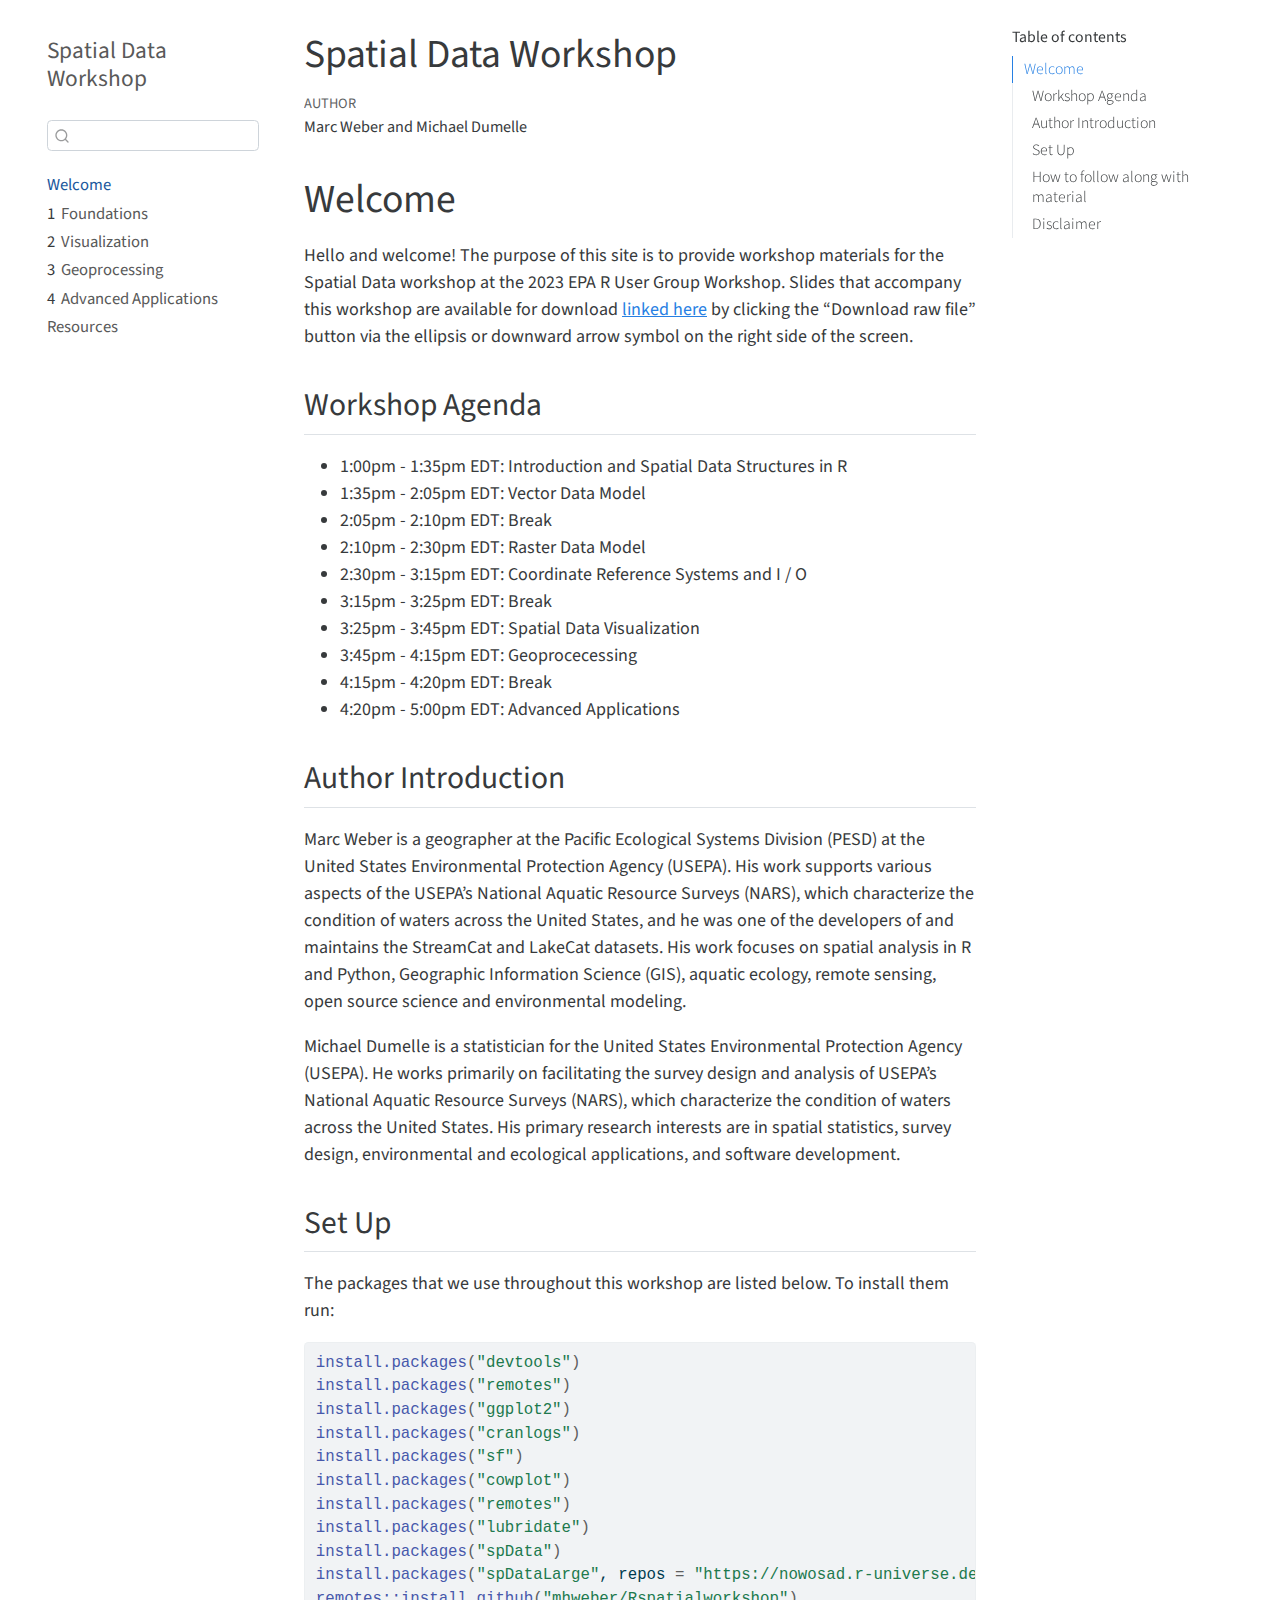
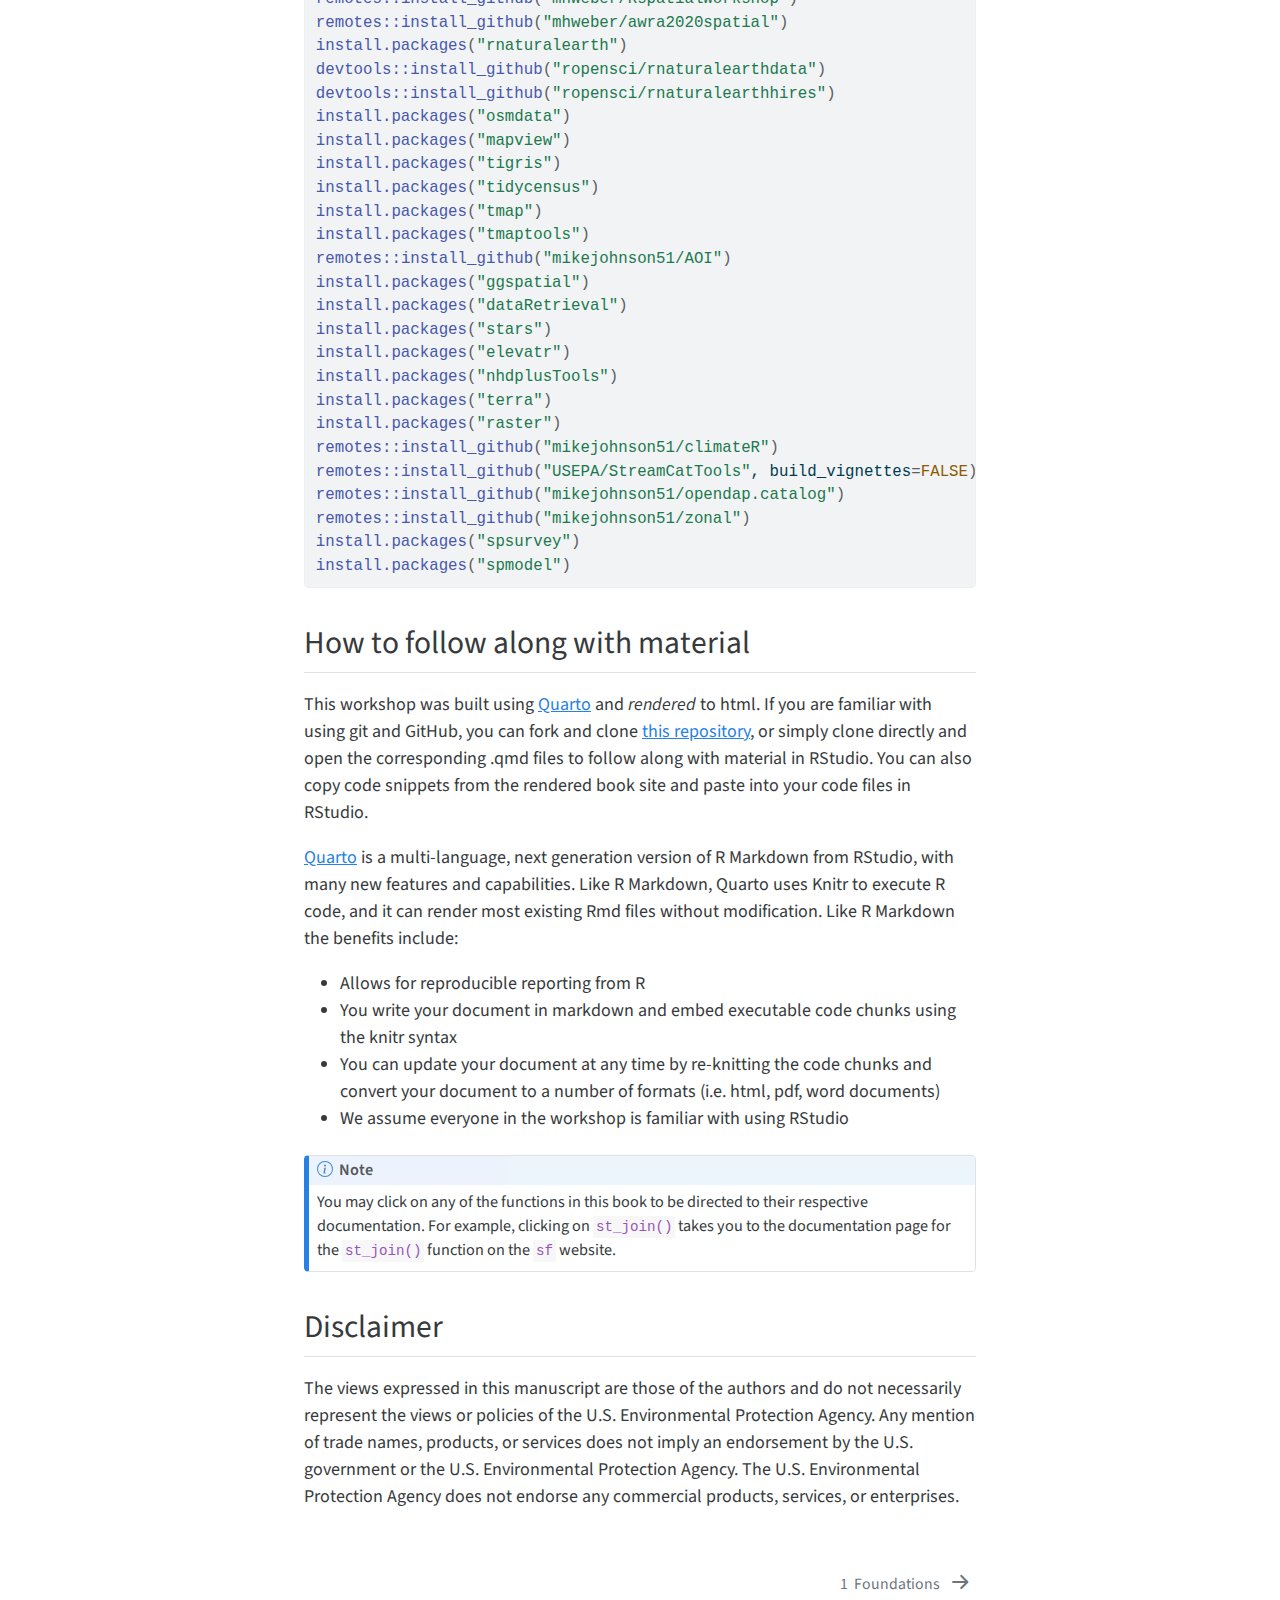
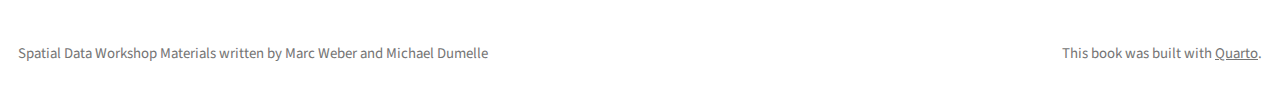
<file: docs/index.html>
<!DOCTYPE html>
<html xmlns="http://www.w3.org/1999/xhtml" lang="en" xml:lang="en"><head>
<meta http-equiv="Content-Type" content="text/html; charset=UTF-8">
<meta charset="utf-8">
<meta name="generator" content="quarto-1.2.269">
<meta name="viewport" content="width=device-width, initial-scale=1.0, user-scalable=yes">
<meta name="author" content="Marc Weber and Michael Dumelle">
<title>Spatial Data Workshop</title>
<style>
code{white-space: pre-wrap;}
span.smallcaps{font-variant: small-caps;}
div.columns{display: flex; gap: min(4vw, 1.5em);}
div.column{flex: auto; overflow-x: auto;}
div.hanging-indent{margin-left: 1.5em; text-indent: -1.5em;}
ul.task-list{list-style: none;}
ul.task-list li input[type="checkbox"] {
  width: 0.8em;
  margin: 0 0.8em 0.2em -1.6em;
  vertical-align: middle;
}
pre > code.sourceCode { white-space: pre; position: relative; }
pre > code.sourceCode > span { display: inline-block; line-height: 1.25; }
pre > code.sourceCode > span:empty { height: 1.2em; }
.sourceCode { overflow: visible; }
code.sourceCode > span { color: inherit; text-decoration: inherit; }
div.sourceCode { margin: 1em 0; }
pre.sourceCode { margin: 0; }
@media screen {
div.sourceCode { overflow: auto; }
}
@media print {
pre > code.sourceCode { white-space: pre-wrap; }
pre > code.sourceCode > span { text-indent: -5em; padding-left: 5em; }
}
pre.numberSource code
  { counter-reset: source-line 0; }
pre.numberSource code > span
  { position: relative; left: -4em; counter-increment: source-line; }
pre.numberSource code > span > a:first-child::before
  { content: counter(source-line);
    position: relative; left: -1em; text-align: right; vertical-align: baseline;
    border: none; display: inline-block;
    -webkit-touch-callout: none; -webkit-user-select: none;
    -khtml-user-select: none; -moz-user-select: none;
    -ms-user-select: none; user-select: none;
    padding: 0 4px; width: 4em;
    color: #aaaaaa;
  }
pre.numberSource { margin-left: 3em; border-left: 1px solid #aaaaaa;  padding-left: 4px; }
div.sourceCode
  {   }
@media screen {
pre > code.sourceCode > span > a:first-child::before { text-decoration: underline; }
}
code span.al { color: #ff0000; font-weight: bold; } /* Alert */
code span.an { color: #60a0b0; font-weight: bold; font-style: italic; } /* Annotation */
code span.at { color: #7d9029; } /* Attribute */
code span.bn { color: #40a070; } /* BaseN */
code span.bu { color: #008000; } /* BuiltIn */
code span.cf { color: #007020; font-weight: bold; } /* ControlFlow */
code span.ch { color: #4070a0; } /* Char */
code span.cn { color: #880000; } /* Constant */
code span.co { color: #60a0b0; font-style: italic; } /* Comment */
code span.cv { color: #60a0b0; font-weight: bold; font-style: italic; } /* CommentVar */
code span.do { color: #ba2121; font-style: italic; } /* Documentation */
code span.dt { color: #902000; } /* DataType */
code span.dv { color: #40a070; } /* DecVal */
code span.er { color: #ff0000; font-weight: bold; } /* Error */
code span.ex { } /* Extension */
code span.fl { color: #40a070; } /* Float */
code span.fu { color: #06287e; } /* Function */
code span.im { color: #008000; font-weight: bold; } /* Import */
code span.in { color: #60a0b0; font-weight: bold; font-style: italic; } /* Information */
code span.kw { color: #007020; font-weight: bold; } /* Keyword */
code span.op { color: #666666; } /* Operator */
code span.ot { color: #007020; } /* Other */
code span.pp { color: #bc7a00; } /* Preprocessor */
code span.sc { color: #4070a0; } /* SpecialChar */
code span.ss { color: #bb6688; } /* SpecialString */
code span.st { color: #4070a0; } /* String */
code span.va { color: #19177c; } /* Variable */
code span.vs { color: #4070a0; } /* VerbatimString */
code span.wa { color: #60a0b0; font-weight: bold; font-style: italic; } /* Warning */
</style>

<script src="site_libs/quarto-nav/quarto-nav.js"></script>
<script src="site_libs/quarto-nav/headroom.min.js"></script>
<script src="site_libs/clipboard/clipboard.min.js"></script>
<script src="site_libs/quarto-search/autocomplete.umd.js"></script>
<script src="site_libs/quarto-search/fuse.min.js"></script>
<script src="site_libs/quarto-search/quarto-search.js"></script>
<meta name="quarto:offset" content="./">
<link href="./foundations.html" rel="next">
<script src="site_libs/quarto-html/quarto.js"></script>
<script src="site_libs/quarto-html/popper.min.js"></script>
<script src="site_libs/quarto-html/tippy.umd.min.js"></script>
<script src="site_libs/quarto-html/anchor.min.js"></script>
<link href="site_libs/quarto-html/tippy.css" rel="stylesheet">
<link href="site_libs/quarto-html/quarto-syntax-highlighting.css" rel="stylesheet" id="quarto-text-highlighting-styles">
<script src="site_libs/bootstrap/bootstrap.min.js"></script>
<link href="site_libs/bootstrap/bootstrap-icons.css" rel="stylesheet">
<link href="site_libs/bootstrap/bootstrap.min.css" rel="stylesheet" id="quarto-bootstrap" data-mode="light"><script id="quarto-search-options" type="application/json">{
  "location": "sidebar",
  "copy-button": false,
  "collapse-after": 3,
  "panel-placement": "start",
  "type": "textbox",
  "limit": 20,
  "language": {
    "search-no-results-text": "No results",
    "search-matching-documents-text": "matching documents",
    "search-copy-link-title": "Copy link to search",
    "search-hide-matches-text": "Hide additional matches",
    "search-more-match-text": "more match in this document",
    "search-more-matches-text": "more matches in this document",
    "search-clear-button-title": "Clear",
    "search-detached-cancel-button-title": "Cancel",
    "search-submit-button-title": "Submit"
  }
}</script>
</head>
<body class="nav-sidebar floating">

<div id="quarto-search-results"></div>
  <header id="quarto-header" class="headroom fixed-top"><nav class="quarto-secondary-nav" data-bs-toggle="collapse" data-bs-target="#quarto-sidebar" aria-controls="quarto-sidebar" aria-expanded="false" aria-label="Toggle sidebar navigation" onclick="if (window.quartoToggleHeadroom) { window.quartoToggleHeadroom(); }"><div class="container-fluid d-flex justify-content-between">
      <h1 class="quarto-secondary-nav-title">Spatial Data Workshop</h1>
      <button type="button" class="quarto-btn-toggle btn" aria-label="Show secondary navigation">
        <i class="bi bi-chevron-right"></i>
      </button>
    </div>
  </nav></header><!-- content --><div id="quarto-content" class="quarto-container page-columns page-rows-contents page-layout-article">
<!-- sidebar -->
  <nav id="quarto-sidebar" class="sidebar collapse sidebar-navigation floating overflow-auto"><div class="pt-lg-2 mt-2 text-left sidebar-header">
    <div class="sidebar-title mb-0 py-0">
      <a href="./">Spatial Data Workshop</a> 
    </div>
      </div>
      <div class="mt-2 flex-shrink-0 align-items-center">
        <div class="sidebar-search">
        <div id="quarto-search" class="" title="Search"></div>
        </div>
      </div>
    <div class="sidebar-menu-container"> 
    <ul class="list-unstyled mt-1">
<li class="sidebar-item">
  <div class="sidebar-item-container"> 
  <a href="./index.html" class="sidebar-item-text sidebar-link active">Welcome</a>
  </div>
</li>
        <li class="sidebar-item">
  <div class="sidebar-item-container"> 
  <a href="./foundations.html" class="sidebar-item-text sidebar-link"><span class="chapter-number">1</span>&nbsp; <span class="chapter-title">Foundations</span></a>
  </div>
</li>
        <li class="sidebar-item">
  <div class="sidebar-item-container"> 
  <a href="./visualization.html" class="sidebar-item-text sidebar-link"><span class="chapter-number">2</span>&nbsp; <span class="chapter-title">Visualization</span></a>
  </div>
</li>
        <li class="sidebar-item">
  <div class="sidebar-item-container"> 
  <a href="./geoprocessing.html" class="sidebar-item-text sidebar-link"><span class="chapter-number">3</span>&nbsp; <span class="chapter-title">Geoprocessing</span></a>
  </div>
</li>
        <li class="sidebar-item">
  <div class="sidebar-item-container"> 
  <a href="./advanced_applications.html" class="sidebar-item-text sidebar-link"><span class="chapter-number">4</span>&nbsp; <span class="chapter-title">Advanced Applications</span></a>
  </div>
</li>
        <li class="sidebar-item">
  <div class="sidebar-item-container"> 
  <a href="./resources.html" class="sidebar-item-text sidebar-link">Resources</a>
  </div>
</li>
    </ul>
</div>
</nav><!-- margin-sidebar --><div id="quarto-margin-sidebar" class="sidebar margin-sidebar">
        <nav id="TOC" role="doc-toc" class="toc-active"><h2 id="toc-title">Table of contents</h2>
   
  <ul>
<li>
<a href="#sec-intro" id="toc-sec-intro" class="nav-link active" data-scroll-target="#sec-intro">Welcome</a>
  <ul>
<li><a href="#workshop-agenda" id="toc-workshop-agenda" class="nav-link" data-scroll-target="#workshop-agenda">Workshop Agenda</a></li>
  <li><a href="#author-introduction" id="toc-author-introduction" class="nav-link" data-scroll-target="#author-introduction">Author Introduction</a></li>
  <li><a href="#set-up" id="toc-set-up" class="nav-link" data-scroll-target="#set-up">Set Up</a></li>
  <li><a href="#how-to-follow-along-with-material" id="toc-how-to-follow-along-with-material" class="nav-link" data-scroll-target="#how-to-follow-along-with-material">How to follow along with material</a></li>
  <li><a href="#disclaimer" id="toc-disclaimer" class="nav-link" data-scroll-target="#disclaimer">Disclaimer</a></li>
  </ul>
</li>
  </ul></nav>
    </div>
<!-- main -->
<main class="content" id="quarto-document-content"><header id="title-block-header" class="quarto-title-block default"><div class="quarto-title">
<h1 class="title d-none d-lg-block">Spatial Data Workshop</h1>
</div>



<div class="quarto-title-meta">

    <div>
    <div class="quarto-title-meta-heading">Author</div>
    <div class="quarto-title-meta-contents">
             <p>Marc Weber and Michael Dumelle </p>
          </div>
  </div>
    
  
    
  </div>
  

</header><section id="sec-intro" class="level1 unnumbered"><h1 class="unnumbered">Welcome</h1>
<p>Hello and welcome! The purpose of this site is to provide workshop materials for the Spatial Data workshop at the 2023 EPA R User Group Workshop. Slides that accompany this workshop are available for download <a href="https://github.com/USEPA/spatialdata.epaR2023/blob/main/slides.html">linked here</a> by clicking the “Download raw file” button via the ellipsis or downward arrow symbol on the right side of the screen.</p>
<section id="workshop-agenda" class="level2"><h2 class="anchored" data-anchor-id="workshop-agenda">Workshop Agenda</h2>
<ul>
<li>1:00pm - 1:35pm EDT: Introduction and Spatial Data Structures in R</li>
<li>1:35pm - 2:05pm EDT: Vector Data Model</li>
<li>2:05pm - 2:10pm EDT: Break</li>
<li>2:10pm - 2:30pm EDT: Raster Data Model</li>
<li>2:30pm - 3:15pm EDT: Coordinate Reference Systems and I / O</li>
<li>3:15pm - 3:25pm EDT: Break</li>
<li>3:25pm - 3:45pm EDT: Spatial Data Visualization</li>
<li>3:45pm - 4:15pm EDT: Geoprocecessing</li>
<li>4:15pm - 4:20pm EDT: Break</li>
<li>4:20pm - 5:00pm EDT: Advanced Applications</li>
</ul></section><section id="author-introduction" class="level2"><h2 class="anchored" data-anchor-id="author-introduction">Author Introduction</h2>
<p>Marc Weber is a geographer at the Pacific Ecological Systems Division (PESD) at the United States Environmental Protection Agency (USEPA). His work supports various aspects of the USEPA’s National Aquatic Resource Surveys (NARS), which characterize the condition of waters across the United States, and he was one of the developers of and maintains the StreamCat and LakeCat datasets. His work focuses on spatial analysis in R and Python, Geographic Information Science (GIS), aquatic ecology, remote sensing, open source science and environmental modeling.</p>
<p>Michael Dumelle is a statistician for the United States Environmental Protection Agency (USEPA). He works primarily on facilitating the survey design and analysis of USEPA’s National Aquatic Resource Surveys (NARS), which characterize the condition of waters across the United States. His primary research interests are in spatial statistics, survey design, environmental and ecological applications, and software development.</p>
</section><section id="set-up" class="level2"><h2 class="anchored" data-anchor-id="set-up">Set Up</h2>
<p>The packages that we use throughout this workshop are listed below. To install them run:</p>
<div class="cell">
<div class="sourceCode" id="cb1"><pre class="downlit sourceCode r code-with-copy"><code class="sourceCode R"><span><span class="fu"><a href="https://rdrr.io/r/utils/install.packages.html">install.packages</a></span><span class="op">(</span><span class="st">"devtools"</span><span class="op">)</span></span>
<span><span class="fu"><a href="https://rdrr.io/r/utils/install.packages.html">install.packages</a></span><span class="op">(</span><span class="st">"remotes"</span><span class="op">)</span></span>
<span><span class="fu"><a href="https://rdrr.io/r/utils/install.packages.html">install.packages</a></span><span class="op">(</span><span class="st">"ggplot2"</span><span class="op">)</span></span>
<span><span class="fu"><a href="https://rdrr.io/r/utils/install.packages.html">install.packages</a></span><span class="op">(</span><span class="st">"cranlogs"</span><span class="op">)</span></span>
<span><span class="fu"><a href="https://rdrr.io/r/utils/install.packages.html">install.packages</a></span><span class="op">(</span><span class="st">"sf"</span><span class="op">)</span></span>
<span><span class="fu"><a href="https://rdrr.io/r/utils/install.packages.html">install.packages</a></span><span class="op">(</span><span class="st">"cowplot"</span><span class="op">)</span></span>
<span><span class="fu"><a href="https://rdrr.io/r/utils/install.packages.html">install.packages</a></span><span class="op">(</span><span class="st">"remotes"</span><span class="op">)</span></span>
<span><span class="fu"><a href="https://rdrr.io/r/utils/install.packages.html">install.packages</a></span><span class="op">(</span><span class="st">"lubridate"</span><span class="op">)</span></span>
<span><span class="fu"><a href="https://rdrr.io/r/utils/install.packages.html">install.packages</a></span><span class="op">(</span><span class="st">"spData"</span><span class="op">)</span></span>
<span><span class="fu"><a href="https://rdrr.io/r/utils/install.packages.html">install.packages</a></span><span class="op">(</span><span class="st">"spDataLarge"</span>, repos <span class="op">=</span> <span class="st">"https://nowosad.r-universe.dev"</span><span class="op">)</span></span>
<span><span class="fu">remotes</span><span class="fu">::</span><span class="fu"><a href="https://remotes.r-lib.org/reference/install_github.html">install_github</a></span><span class="op">(</span><span class="st">"mhweber/Rspatialworkshop"</span><span class="op">)</span></span>
<span><span class="fu">remotes</span><span class="fu">::</span><span class="fu"><a href="https://remotes.r-lib.org/reference/install_github.html">install_github</a></span><span class="op">(</span><span class="st">"mhweber/awra2020spatial"</span><span class="op">)</span></span>
<span><span class="fu"><a href="https://rdrr.io/r/utils/install.packages.html">install.packages</a></span><span class="op">(</span><span class="st">"rnaturalearth"</span><span class="op">)</span></span>
<span><span class="fu">devtools</span><span class="fu">::</span><span class="fu"><a href="https://remotes.r-lib.org/reference/install_github.html">install_github</a></span><span class="op">(</span><span class="st">"ropensci/rnaturalearthdata"</span><span class="op">)</span></span>
<span><span class="fu">devtools</span><span class="fu">::</span><span class="fu"><a href="https://remotes.r-lib.org/reference/install_github.html">install_github</a></span><span class="op">(</span><span class="st">"ropensci/rnaturalearthhires"</span><span class="op">)</span></span>
<span><span class="fu"><a href="https://rdrr.io/r/utils/install.packages.html">install.packages</a></span><span class="op">(</span><span class="st">"osmdata"</span><span class="op">)</span></span>
<span><span class="fu"><a href="https://rdrr.io/r/utils/install.packages.html">install.packages</a></span><span class="op">(</span><span class="st">"mapview"</span><span class="op">)</span></span>
<span><span class="fu"><a href="https://rdrr.io/r/utils/install.packages.html">install.packages</a></span><span class="op">(</span><span class="st">"tigris"</span><span class="op">)</span></span>
<span><span class="fu"><a href="https://rdrr.io/r/utils/install.packages.html">install.packages</a></span><span class="op">(</span><span class="st">"tidycensus"</span><span class="op">)</span></span>
<span><span class="fu"><a href="https://rdrr.io/r/utils/install.packages.html">install.packages</a></span><span class="op">(</span><span class="st">"tmap"</span><span class="op">)</span></span>
<span><span class="fu"><a href="https://rdrr.io/r/utils/install.packages.html">install.packages</a></span><span class="op">(</span><span class="st">"tmaptools"</span><span class="op">)</span></span>
<span><span class="fu">remotes</span><span class="fu">::</span><span class="fu"><a href="https://remotes.r-lib.org/reference/install_github.html">install_github</a></span><span class="op">(</span><span class="st">"mikejohnson51/AOI"</span><span class="op">)</span></span>
<span><span class="fu"><a href="https://rdrr.io/r/utils/install.packages.html">install.packages</a></span><span class="op">(</span><span class="st">"ggspatial"</span><span class="op">)</span></span>
<span><span class="fu"><a href="https://rdrr.io/r/utils/install.packages.html">install.packages</a></span><span class="op">(</span><span class="st">"dataRetrieval"</span><span class="op">)</span></span>
<span><span class="fu"><a href="https://rdrr.io/r/utils/install.packages.html">install.packages</a></span><span class="op">(</span><span class="st">"stars"</span><span class="op">)</span></span>
<span><span class="fu"><a href="https://rdrr.io/r/utils/install.packages.html">install.packages</a></span><span class="op">(</span><span class="st">"elevatr"</span><span class="op">)</span></span>
<span><span class="fu"><a href="https://rdrr.io/r/utils/install.packages.html">install.packages</a></span><span class="op">(</span><span class="st">"nhdplusTools"</span><span class="op">)</span></span>
<span><span class="fu"><a href="https://rdrr.io/r/utils/install.packages.html">install.packages</a></span><span class="op">(</span><span class="st">"terra"</span><span class="op">)</span></span>
<span><span class="fu"><a href="https://rdrr.io/r/utils/install.packages.html">install.packages</a></span><span class="op">(</span><span class="st">"raster"</span><span class="op">)</span></span>
<span><span class="fu">remotes</span><span class="fu">::</span><span class="fu"><a href="https://remotes.r-lib.org/reference/install_github.html">install_github</a></span><span class="op">(</span><span class="st">"mikejohnson51/climateR"</span><span class="op">)</span></span>
<span><span class="fu">remotes</span><span class="fu">::</span><span class="fu"><a href="https://remotes.r-lib.org/reference/install_github.html">install_github</a></span><span class="op">(</span><span class="st">"USEPA/StreamCatTools"</span>, build_vignettes<span class="op">=</span><span class="cn">FALSE</span><span class="op">)</span></span>
<span><span class="fu">remotes</span><span class="fu">::</span><span class="fu"><a href="https://remotes.r-lib.org/reference/install_github.html">install_github</a></span><span class="op">(</span><span class="st">"mikejohnson51/opendap.catalog"</span><span class="op">)</span></span>
<span><span class="fu">remotes</span><span class="fu">::</span><span class="fu"><a href="https://remotes.r-lib.org/reference/install_github.html">install_github</a></span><span class="op">(</span><span class="st">"mikejohnson51/zonal"</span><span class="op">)</span></span>
<span><span class="fu"><a href="https://rdrr.io/r/utils/install.packages.html">install.packages</a></span><span class="op">(</span><span class="st">"spsurvey"</span><span class="op">)</span></span>
<span><span class="fu"><a href="https://rdrr.io/r/utils/install.packages.html">install.packages</a></span><span class="op">(</span><span class="st">"spmodel"</span><span class="op">)</span></span></code><button title="Copy to Clipboard" class="code-copy-button"><i class="bi"></i></button></pre></div>
</div>
</section><section id="how-to-follow-along-with-material" class="level2"><h2 class="anchored" data-anchor-id="how-to-follow-along-with-material">How to follow along with material</h2>
<p>This workshop was built using <a href="https://quarto.org/">Quarto</a> and <em>rendered</em> to html. If you are familiar with using git and GitHub, you can fork and clone <a href="https://github.com/mhweber/spatialdata.epaR2023.git">this repository</a>, or simply clone directly and open the corresponding .qmd files to follow along with material in RStudio. You can also copy code snippets from the rendered book site and paste into your code files in RStudio.</p>
<p><a href="https://quarto.org/">Quarto</a> is a multi-language, next generation version of R Markdown from RStudio, with many new features and capabilities. Like R Markdown, Quarto uses Knitr to execute R code, and it can render most existing Rmd files without modification. Like R Markdown the benefits include:</p>
<ul>
<li>Allows for reproducible reporting from R</li>
<li>You write your document in markdown and embed executable code chunks using the knitr syntax</li>
<li>You can update your document at any time by re-knitting the code chunks and convert your document to a number of formats (i.e.&nbsp;html, pdf, word documents)</li>
<li>We assume everyone in the workshop is familiar with using RStudio</li>
</ul>
<div class="cell">

</div>
<div class="callout-note callout callout-style-default callout-captioned">
<div class="callout-header d-flex align-content-center">
<div class="callout-icon-container">
<i class="callout-icon"></i>
</div>
<div class="callout-caption-container flex-fill">
Note
</div>
</div>
<div class="callout-body-container callout-body">
<p>You may click on any of the functions in this book to be directed to their respective documentation. For example, clicking on <code>st_join()</code> takes you to the documentation page for the <code>st_join()</code> function on the <code>sf</code> website.</p>
</div>
</div>
</section><section id="disclaimer" class="level2"><h2 class="anchored" data-anchor-id="disclaimer">Disclaimer</h2>
<p>The views expressed in this manuscript are those of the authors and do not necessarily represent the views or policies of the U.S. Environmental Protection Agency. Any mention of trade names, products, or services does not imply an endorsement by the U.S. government or the U.S. Environmental Protection Agency. The U.S. Environmental Protection Agency does not endorse any commercial products, services, or enterprises.</p>


</section></section></main><!-- /main --><script id="quarto-html-after-body" type="application/javascript">
window.document.addEventListener("DOMContentLoaded", function (event) {
  const toggleBodyColorMode = (bsSheetEl) => {
    const mode = bsSheetEl.getAttribute("data-mode");
    const bodyEl = window.document.querySelector("body");
    if (mode === "dark") {
      bodyEl.classList.add("quarto-dark");
      bodyEl.classList.remove("quarto-light");
    } else {
      bodyEl.classList.add("quarto-light");
      bodyEl.classList.remove("quarto-dark");
    }
  }
  const toggleBodyColorPrimary = () => {
    const bsSheetEl = window.document.querySelector("link#quarto-bootstrap");
    if (bsSheetEl) {
      toggleBodyColorMode(bsSheetEl);
    }
  }
  toggleBodyColorPrimary();  
  const icon = "";
  const anchorJS = new window.AnchorJS();
  anchorJS.options = {
    placement: 'right',
    icon: icon
  };
  anchorJS.add('.anchored');
  const clipboard = new window.ClipboardJS('.code-copy-button', {
    target: function(trigger) {
      return trigger.previousElementSibling;
    }
  });
  clipboard.on('success', function(e) {
    // button target
    const button = e.trigger;
    // don't keep focus
    button.blur();
    // flash "checked"
    button.classList.add('code-copy-button-checked');
    var currentTitle = button.getAttribute("title");
    button.setAttribute("title", "Copied!");
    let tooltip;
    if (window.bootstrap) {
      button.setAttribute("data-bs-toggle", "tooltip");
      button.setAttribute("data-bs-placement", "left");
      button.setAttribute("data-bs-title", "Copied!");
      tooltip = new bootstrap.Tooltip(button, 
        { trigger: "manual", 
          customClass: "code-copy-button-tooltip",
          offset: [0, -8]});
      tooltip.show();    
    }
    setTimeout(function() {
      if (tooltip) {
        tooltip.hide();
        button.removeAttribute("data-bs-title");
        button.removeAttribute("data-bs-toggle");
        button.removeAttribute("data-bs-placement");
      }
      button.setAttribute("title", currentTitle);
      button.classList.remove('code-copy-button-checked');
    }, 1000);
    // clear code selection
    e.clearSelection();
  });
  function tippyHover(el, contentFn) {
    const config = {
      allowHTML: true,
      content: contentFn,
      maxWidth: 500,
      delay: 100,
      arrow: false,
      appendTo: function(el) {
          return el.parentElement;
      },
      interactive: true,
      interactiveBorder: 10,
      theme: 'quarto',
      placement: 'bottom-start'
    };
    window.tippy(el, config); 
  }
  const noterefs = window.document.querySelectorAll('a[role="doc-noteref"]');
  for (var i=0; i<noterefs.length; i++) {
    const ref = noterefs[i];
    tippyHover(ref, function() {
      // use id or data attribute instead here
      let href = ref.getAttribute('data-footnote-href') || ref.getAttribute('href');
      try { href = new URL(href).hash; } catch {}
      const id = href.replace(/^#\/?/, "");
      const note = window.document.getElementById(id);
      return note.innerHTML;
    });
  }
  const findCites = (el) => {
    const parentEl = el.parentElement;
    if (parentEl) {
      const cites = parentEl.dataset.cites;
      if (cites) {
        return {
          el,
          cites: cites.split(' ')
        };
      } else {
        return findCites(el.parentElement)
      }
    } else {
      return undefined;
    }
  };
  var bibliorefs = window.document.querySelectorAll('a[role="doc-biblioref"]');
  for (var i=0; i<bibliorefs.length; i++) {
    const ref = bibliorefs[i];
    const citeInfo = findCites(ref);
    if (citeInfo) {
      tippyHover(citeInfo.el, function() {
        var popup = window.document.createElement('div');
        citeInfo.cites.forEach(function(cite) {
          var citeDiv = window.document.createElement('div');
          citeDiv.classList.add('hanging-indent');
          citeDiv.classList.add('csl-entry');
          var biblioDiv = window.document.getElementById('ref-' + cite);
          if (biblioDiv) {
            citeDiv.innerHTML = biblioDiv.innerHTML;
          }
          popup.appendChild(citeDiv);
        });
        return popup.innerHTML;
      });
    }
  }
});
</script><nav class="page-navigation"><div class="nav-page nav-page-previous">
  </div>
  <div class="nav-page nav-page-next">
      <a href="./foundations.html" class="pagination-link">
        <span class="nav-page-text"><span class="chapter-number">1</span>&nbsp; <span class="chapter-title">Foundations</span></span> <i class="bi bi-arrow-right-short"></i>
      </a>
  </div>
</nav>
</div> <!-- /content -->
<footer class="footer"><div class="nav-footer">
    <div class="nav-footer-left">Spatial Data Workshop Materials written by Marc Weber and Michael Dumelle</div>   
    <div class="nav-footer-right">This book was built with <a href="https://quarto.org/">Quarto</a>.</div>
  </div>
</footer>


</body></html>
</file>
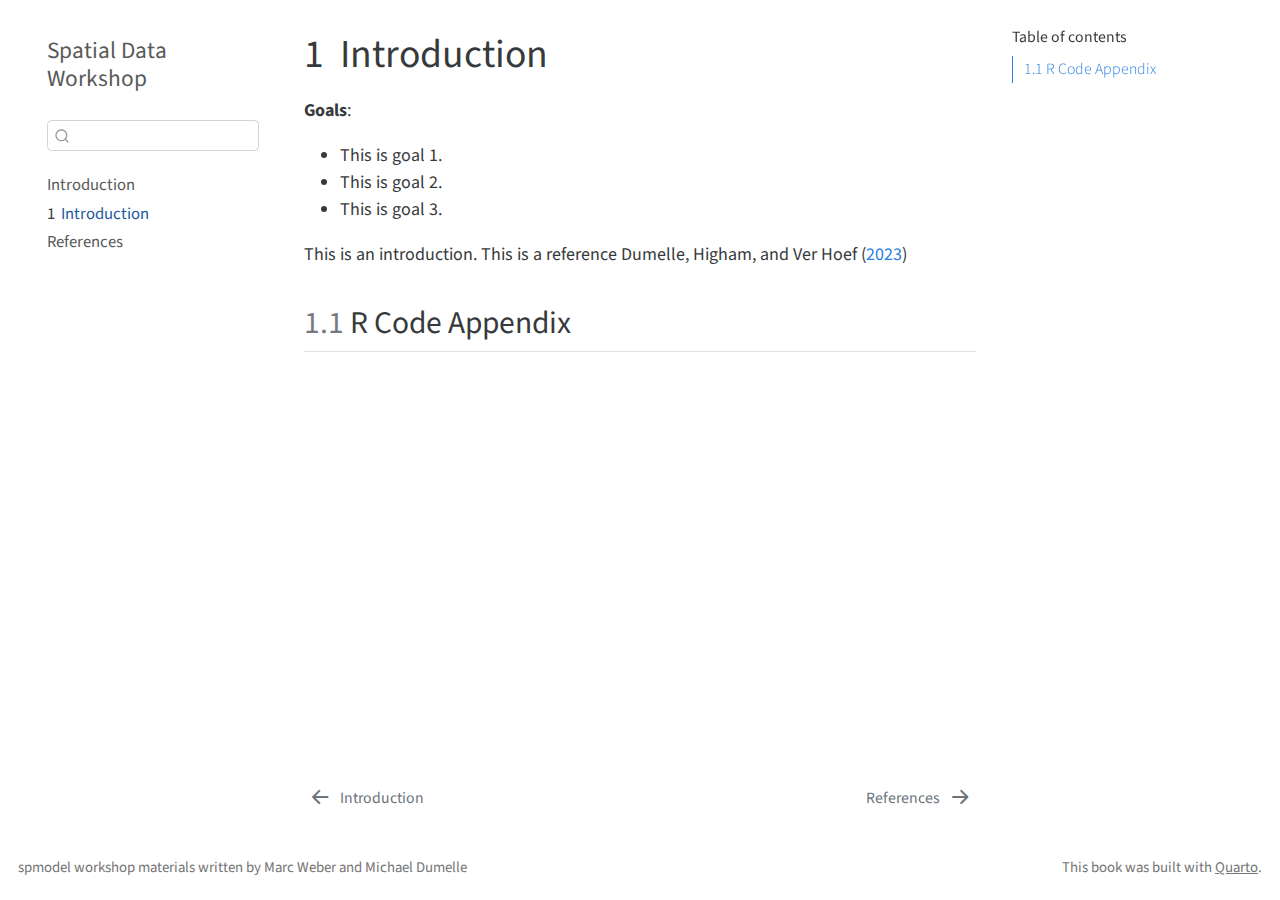
<file: docs/intro.html>
<!DOCTYPE html>
<html xmlns="http://www.w3.org/1999/xhtml" lang="en" xml:lang="en"><head>
<meta http-equiv="Content-Type" content="text/html; charset=UTF-8">
<meta charset="utf-8">
<meta name="generator" content="quarto-1.2.269">
<meta name="viewport" content="width=device-width, initial-scale=1.0, user-scalable=yes">
<title>Spatial Data Workshop - 1&nbsp; Introduction</title>
<style>
code{white-space: pre-wrap;}
span.smallcaps{font-variant: small-caps;}
div.columns{display: flex; gap: min(4vw, 1.5em);}
div.column{flex: auto; overflow-x: auto;}
div.hanging-indent{margin-left: 1.5em; text-indent: -1.5em;}
ul.task-list{list-style: none;}
ul.task-list li input[type="checkbox"] {
  width: 0.8em;
  margin: 0 0.8em 0.2em -1.6em;
  vertical-align: middle;
}
div.csl-bib-body { }
div.csl-entry {
  clear: both;
}
.hanging div.csl-entry {
  margin-left:2em;
  text-indent:-2em;
}
div.csl-left-margin {
  min-width:2em;
  float:left;
}
div.csl-right-inline {
  margin-left:2em;
  padding-left:1em;
}
div.csl-indent {
  margin-left: 2em;
}
</style>

<script src="site_libs/quarto-nav/quarto-nav.js"></script>
<script src="site_libs/quarto-nav/headroom.min.js"></script>
<script src="site_libs/clipboard/clipboard.min.js"></script>
<script src="site_libs/quarto-search/autocomplete.umd.js"></script>
<script src="site_libs/quarto-search/fuse.min.js"></script>
<script src="site_libs/quarto-search/quarto-search.js"></script>
<meta name="quarto:offset" content="./">
<link href="./references.html" rel="next">
<link href="./index.html" rel="prev">
<script src="site_libs/quarto-html/quarto.js"></script>
<script src="site_libs/quarto-html/popper.min.js"></script>
<script src="site_libs/quarto-html/tippy.umd.min.js"></script>
<script src="site_libs/quarto-html/anchor.min.js"></script>
<link href="site_libs/quarto-html/tippy.css" rel="stylesheet">
<link href="site_libs/quarto-html/quarto-syntax-highlighting.css" rel="stylesheet" id="quarto-text-highlighting-styles">
<script src="site_libs/bootstrap/bootstrap.min.js"></script>
<link href="site_libs/bootstrap/bootstrap-icons.css" rel="stylesheet">
<link href="site_libs/bootstrap/bootstrap.min.css" rel="stylesheet" id="quarto-bootstrap" data-mode="light"><script id="quarto-search-options" type="application/json">{
  "location": "sidebar",
  "copy-button": false,
  "collapse-after": 3,
  "panel-placement": "start",
  "type": "textbox",
  "limit": 20,
  "language": {
    "search-no-results-text": "No results",
    "search-matching-documents-text": "matching documents",
    "search-copy-link-title": "Copy link to search",
    "search-hide-matches-text": "Hide additional matches",
    "search-more-match-text": "more match in this document",
    "search-more-matches-text": "more matches in this document",
    "search-clear-button-title": "Clear",
    "search-detached-cancel-button-title": "Cancel",
    "search-submit-button-title": "Submit"
  }
}</script>
</head>
<body class="nav-sidebar floating">

<div id="quarto-search-results"></div>
  <header id="quarto-header" class="headroom fixed-top"><nav class="quarto-secondary-nav" data-bs-toggle="collapse" data-bs-target="#quarto-sidebar" aria-controls="quarto-sidebar" aria-expanded="false" aria-label="Toggle sidebar navigation" onclick="if (window.quartoToggleHeadroom) { window.quartoToggleHeadroom(); }"><div class="container-fluid d-flex justify-content-between">
      <h1 class="quarto-secondary-nav-title"><span class="chapter-number">1</span>&nbsp; <span class="chapter-title">Introduction</span></h1>
      <button type="button" class="quarto-btn-toggle btn" aria-label="Show secondary navigation">
        <i class="bi bi-chevron-right"></i>
      </button>
    </div>
  </nav></header><!-- content --><div id="quarto-content" class="quarto-container page-columns page-rows-contents page-layout-article">
<!-- sidebar -->
  <nav id="quarto-sidebar" class="sidebar collapse sidebar-navigation floating overflow-auto"><div class="pt-lg-2 mt-2 text-left sidebar-header">
    <div class="sidebar-title mb-0 py-0">
      <a href="./">Spatial Data Workshop</a> 
    </div>
      </div>
      <div class="mt-2 flex-shrink-0 align-items-center">
        <div class="sidebar-search">
        <div id="quarto-search" class="" title="Search"></div>
        </div>
      </div>
    <div class="sidebar-menu-container"> 
    <ul class="list-unstyled mt-1">
<li class="sidebar-item">
  <div class="sidebar-item-container"> 
  <a href="./index.html" class="sidebar-item-text sidebar-link">Introduction</a>
  </div>
</li>
        <li class="sidebar-item">
  <div class="sidebar-item-container"> 
  <a href="./intro.html" class="sidebar-item-text sidebar-link active"><span class="chapter-number">1</span>&nbsp; <span class="chapter-title">Introduction</span></a>
  </div>
</li>
        <li class="sidebar-item">
  <div class="sidebar-item-container"> 
  <a href="./references.html" class="sidebar-item-text sidebar-link">References</a>
  </div>
</li>
    </ul>
</div>
</nav><!-- margin-sidebar --><div id="quarto-margin-sidebar" class="sidebar margin-sidebar">
        <nav id="TOC" role="doc-toc" class="toc-active"><h2 id="toc-title">Table of contents</h2>
   
  <ul>
<li><a href="#r-code-appendix" id="toc-r-code-appendix" class="nav-link active" data-scroll-target="#r-code-appendix"><span class="toc-section-number">1.1</span>  R Code Appendix</a></li>
  </ul></nav>
    </div>
<!-- main -->
<main class="content" id="quarto-document-content"><header id="title-block-header" class="quarto-title-block default"><div class="quarto-title">
<h1 class="title"><span id="sec-intro" class="quarto-section-identifier d-none d-lg-block"><span class="chapter-number">1</span>&nbsp; <span class="chapter-title">Introduction</span></span></h1>
</div>



<div class="quarto-title-meta">

    
  
    
  </div>
  

</header><div class="cell">

</div>
<p><strong>Goals</strong>:</p>
<ul>
<li>This is goal 1.</li>
<li>This is goal 2.</li>
<li>This is goal 3.</li>
</ul>
<p>This is an introduction. This is a reference <span class="citation" data-cites="dumelle2023spmodel">Dumelle, Higham, and Ver Hoef (<a href="references.html#ref-dumelle2023spmodel" role="doc-biblioref">2023</a>)</span></p>
<section id="r-code-appendix" class="level2" data-number="1.1"><h2 data-number="1.1" class="anchored" data-anchor-id="r-code-appendix">
<span class="header-section-number">1.1</span> R Code Appendix</h2>
<div class="cell">

</div>
<div class="cell">

</div>


<div id="refs" class="references csl-bib-body hanging-indent" role="doc-bibliography" style="display: none">
<div id="ref-dumelle2023spmodel" class="csl-entry" role="doc-biblioentry">
Dumelle, Michael, Matt Higham, and Jay M. Ver Hoef. 2023. <span>“<span class="nocase">spmodel</span>: Spatial Statistical Modeling and Prediction in <span>R</span>.”</span> <em>PLOS ONE</em> 18 (3): 1–32. <a href="https://doi.org/10.1371/journal.pone.0282524">https://doi.org/10.1371/journal.pone.0282524</a>.
</div>
</div>
</section></main><!-- /main --><script id="quarto-html-after-body" type="application/javascript">
window.document.addEventListener("DOMContentLoaded", function (event) {
  const toggleBodyColorMode = (bsSheetEl) => {
    const mode = bsSheetEl.getAttribute("data-mode");
    const bodyEl = window.document.querySelector("body");
    if (mode === "dark") {
      bodyEl.classList.add("quarto-dark");
      bodyEl.classList.remove("quarto-light");
    } else {
      bodyEl.classList.add("quarto-light");
      bodyEl.classList.remove("quarto-dark");
    }
  }
  const toggleBodyColorPrimary = () => {
    const bsSheetEl = window.document.querySelector("link#quarto-bootstrap");
    if (bsSheetEl) {
      toggleBodyColorMode(bsSheetEl);
    }
  }
  toggleBodyColorPrimary();  
  const icon = "";
  const anchorJS = new window.AnchorJS();
  anchorJS.options = {
    placement: 'right',
    icon: icon
  };
  anchorJS.add('.anchored');
  const clipboard = new window.ClipboardJS('.code-copy-button', {
    target: function(trigger) {
      return trigger.previousElementSibling;
    }
  });
  clipboard.on('success', function(e) {
    // button target
    const button = e.trigger;
    // don't keep focus
    button.blur();
    // flash "checked"
    button.classList.add('code-copy-button-checked');
    var currentTitle = button.getAttribute("title");
    button.setAttribute("title", "Copied!");
    let tooltip;
    if (window.bootstrap) {
      button.setAttribute("data-bs-toggle", "tooltip");
      button.setAttribute("data-bs-placement", "left");
      button.setAttribute("data-bs-title", "Copied!");
      tooltip = new bootstrap.Tooltip(button, 
        { trigger: "manual", 
          customClass: "code-copy-button-tooltip",
          offset: [0, -8]});
      tooltip.show();    
    }
    setTimeout(function() {
      if (tooltip) {
        tooltip.hide();
        button.removeAttribute("data-bs-title");
        button.removeAttribute("data-bs-toggle");
        button.removeAttribute("data-bs-placement");
      }
      button.setAttribute("title", currentTitle);
      button.classList.remove('code-copy-button-checked');
    }, 1000);
    // clear code selection
    e.clearSelection();
  });
  function tippyHover(el, contentFn) {
    const config = {
      allowHTML: true,
      content: contentFn,
      maxWidth: 500,
      delay: 100,
      arrow: false,
      appendTo: function(el) {
          return el.parentElement;
      },
      interactive: true,
      interactiveBorder: 10,
      theme: 'quarto',
      placement: 'bottom-start'
    };
    window.tippy(el, config); 
  }
  const noterefs = window.document.querySelectorAll('a[role="doc-noteref"]');
  for (var i=0; i<noterefs.length; i++) {
    const ref = noterefs[i];
    tippyHover(ref, function() {
      // use id or data attribute instead here
      let href = ref.getAttribute('data-footnote-href') || ref.getAttribute('href');
      try { href = new URL(href).hash; } catch {}
      const id = href.replace(/^#\/?/, "");
      const note = window.document.getElementById(id);
      return note.innerHTML;
    });
  }
  const findCites = (el) => {
    const parentEl = el.parentElement;
    if (parentEl) {
      const cites = parentEl.dataset.cites;
      if (cites) {
        return {
          el,
          cites: cites.split(' ')
        };
      } else {
        return findCites(el.parentElement)
      }
    } else {
      return undefined;
    }
  };
  var bibliorefs = window.document.querySelectorAll('a[role="doc-biblioref"]');
  for (var i=0; i<bibliorefs.length; i++) {
    const ref = bibliorefs[i];
    const citeInfo = findCites(ref);
    if (citeInfo) {
      tippyHover(citeInfo.el, function() {
        var popup = window.document.createElement('div');
        citeInfo.cites.forEach(function(cite) {
          var citeDiv = window.document.createElement('div');
          citeDiv.classList.add('hanging-indent');
          citeDiv.classList.add('csl-entry');
          var biblioDiv = window.document.getElementById('ref-' + cite);
          if (biblioDiv) {
            citeDiv.innerHTML = biblioDiv.innerHTML;
          }
          popup.appendChild(citeDiv);
        });
        return popup.innerHTML;
      });
    }
  }
});
</script><nav class="page-navigation"><div class="nav-page nav-page-previous">
      <a href="./index.html" class="pagination-link">
        <i class="bi bi-arrow-left-short"></i> <span class="nav-page-text">Introduction</span>
      </a>          
  </div>
  <div class="nav-page nav-page-next">
      <a href="./references.html" class="pagination-link">
        <span class="nav-page-text">References</span> <i class="bi bi-arrow-right-short"></i>
      </a>
  </div>
</nav>
</div> <!-- /content -->
<footer class="footer"><div class="nav-footer">
    <div class="nav-footer-left">spmodel workshop materials written by Marc Weber and Michael Dumelle</div>   
    <div class="nav-footer-right">This book was built with <a href="https://quarto.org/">Quarto</a>.</div>
  </div>
</footer>


</body></html>
</file>
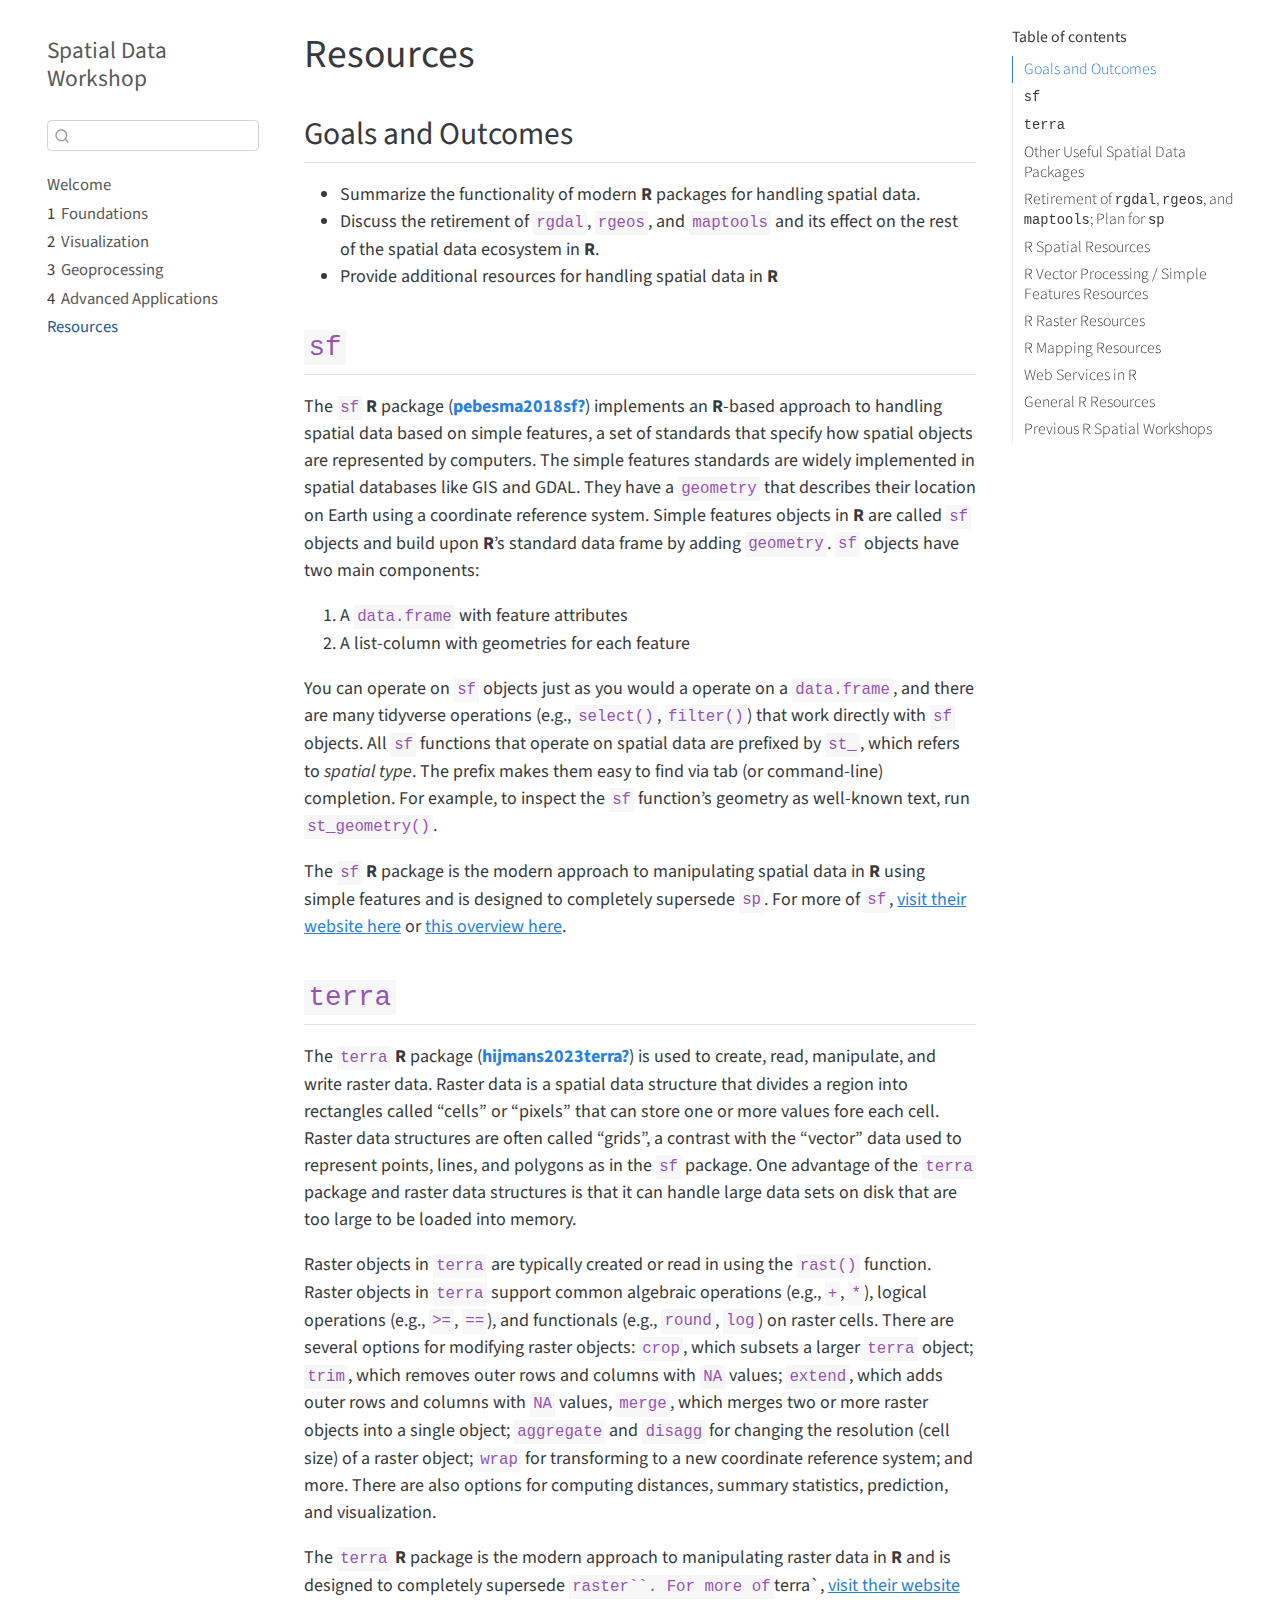
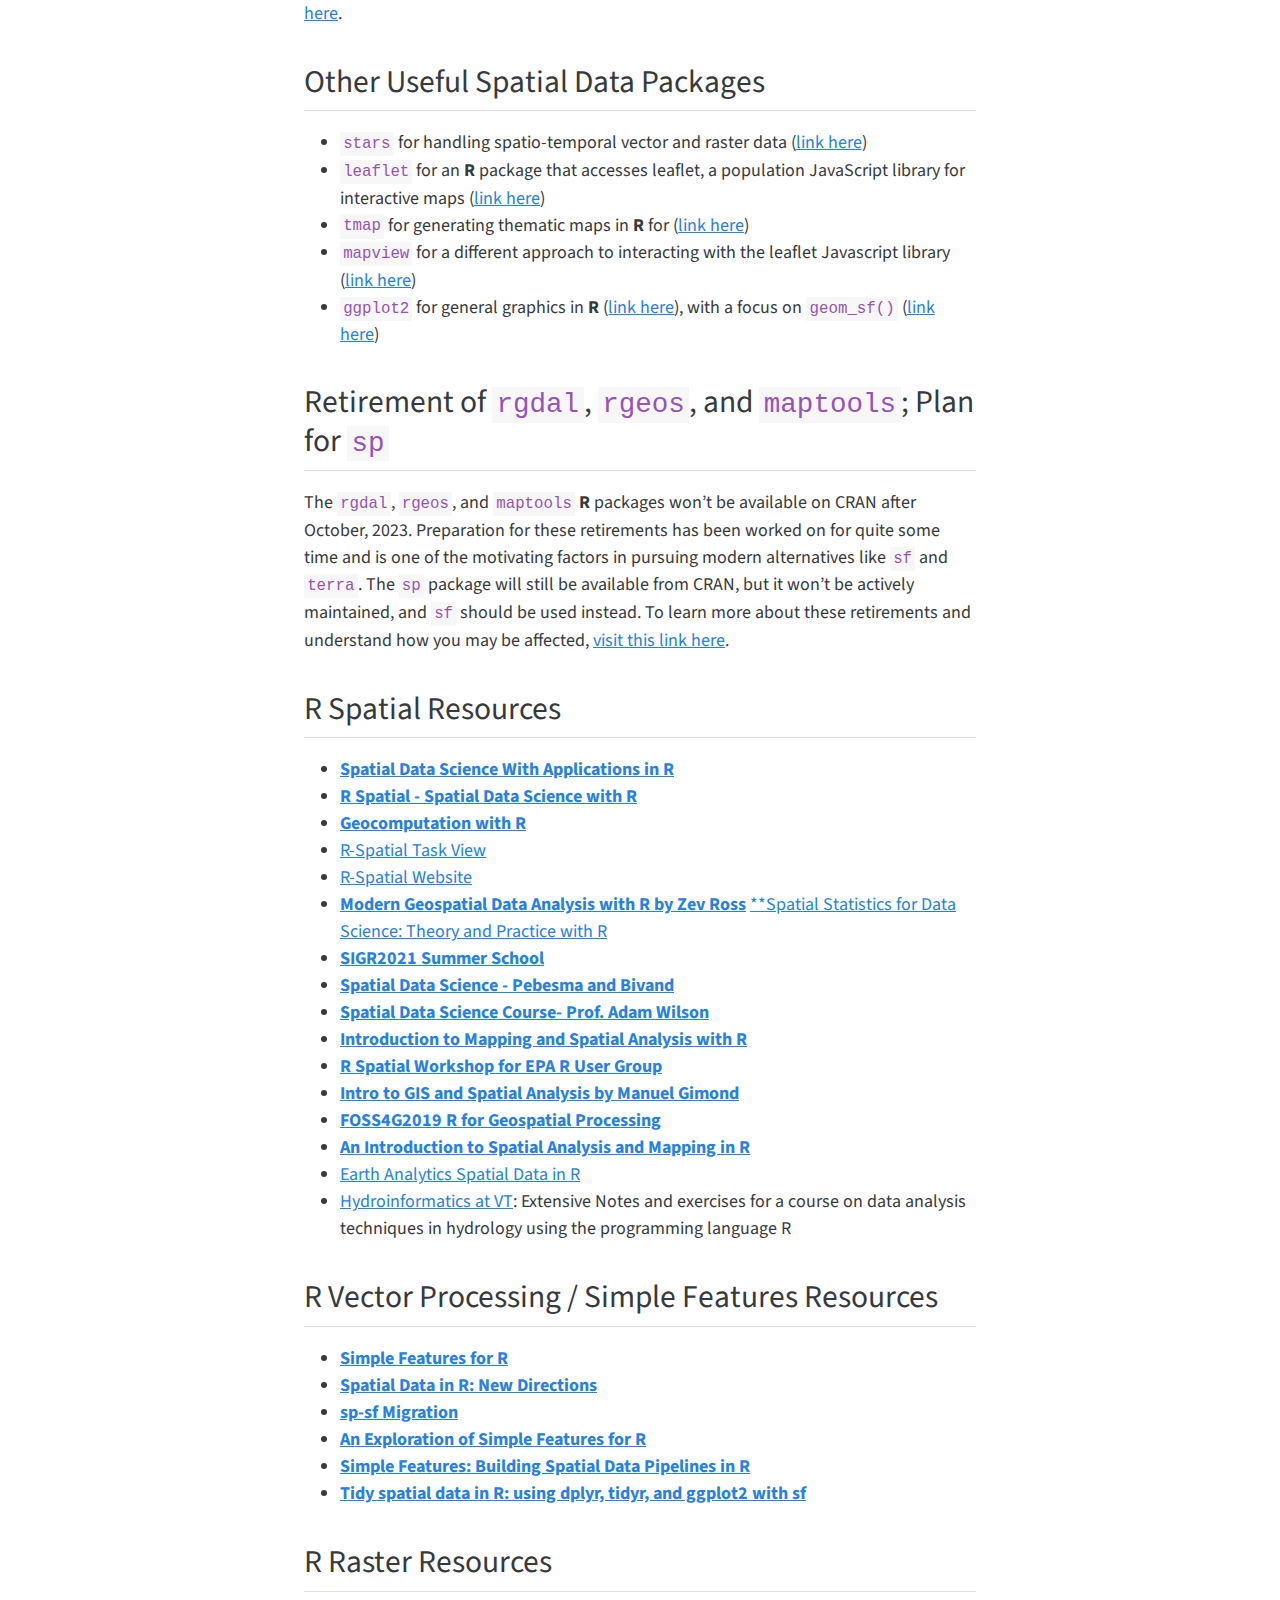
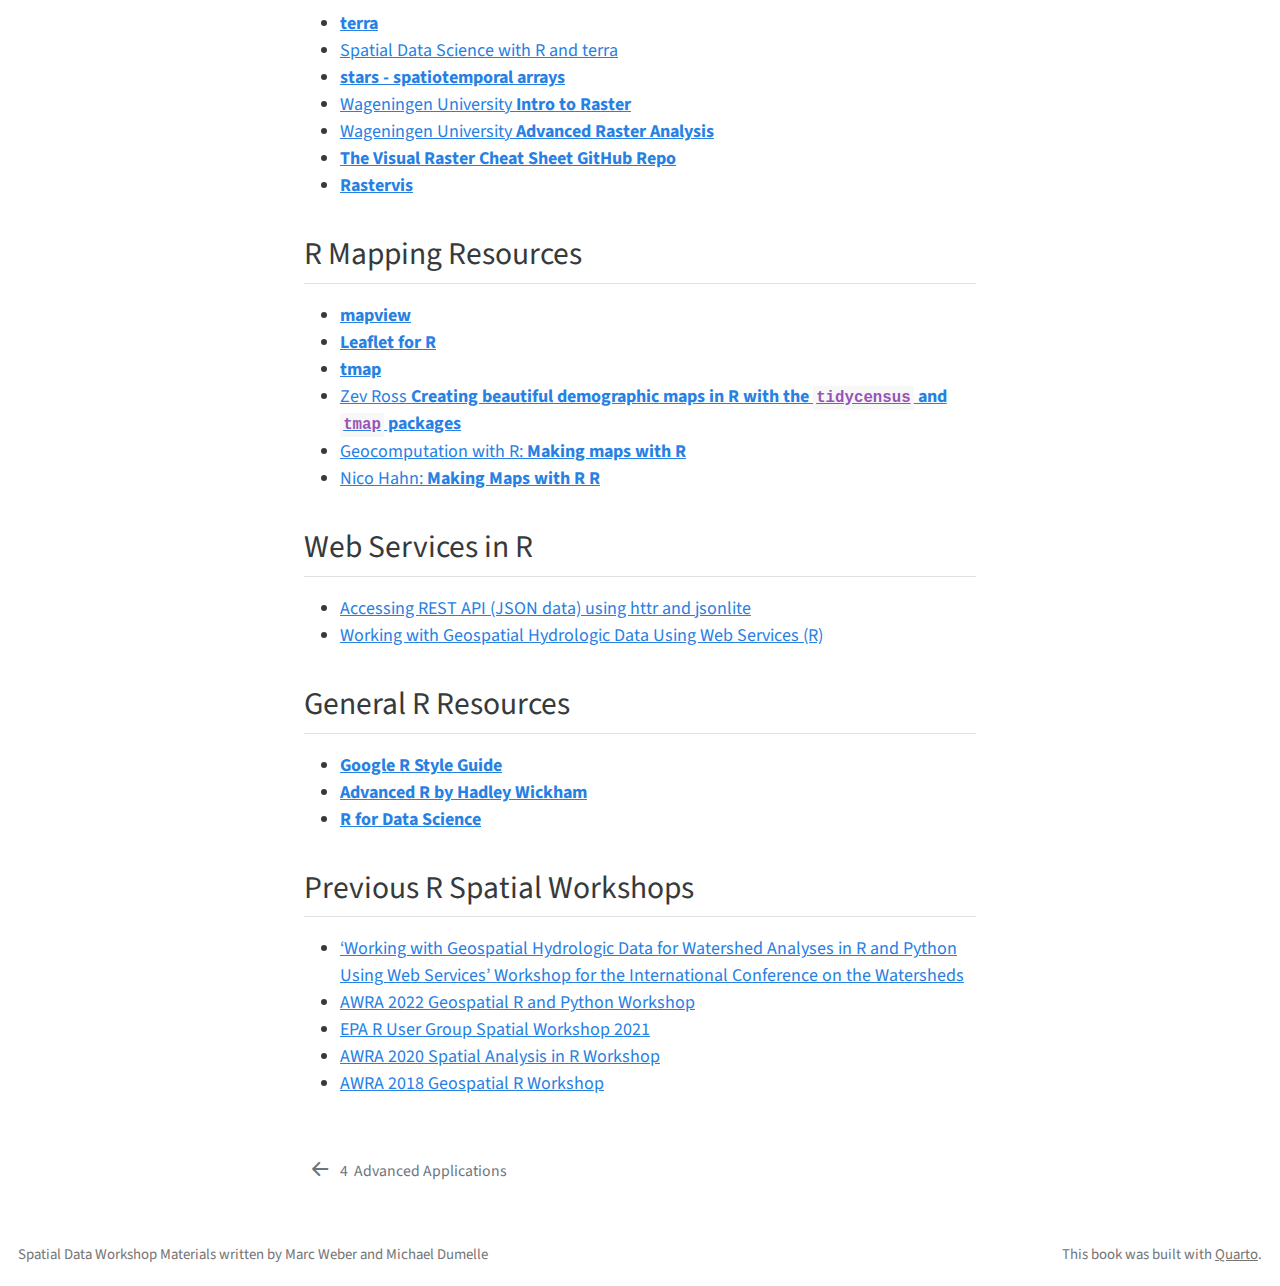
<file: docs/resources.html>
<!DOCTYPE html>
<html xmlns="http://www.w3.org/1999/xhtml" lang="en" xml:lang="en"><head>

<meta charset="utf-8">
<meta name="generator" content="quarto-1.3.353">

<meta name="viewport" content="width=device-width, initial-scale=1.0, user-scalable=yes">


<title>Spatial Data Workshop - Resources</title>
<style>
code{white-space: pre-wrap;}
span.smallcaps{font-variant: small-caps;}
div.columns{display: flex; gap: min(4vw, 1.5em);}
div.column{flex: auto; overflow-x: auto;}
div.hanging-indent{margin-left: 1.5em; text-indent: -1.5em;}
ul.task-list{list-style: none;}
ul.task-list li input[type="checkbox"] {
  width: 0.8em;
  margin: 0 0.8em 0.2em -1em; /* quarto-specific, see https://github.com/quarto-dev/quarto-cli/issues/4556 */ 
  vertical-align: middle;
}
</style>


<script src="site_libs/quarto-nav/quarto-nav.js"></script>
<script src="site_libs/quarto-nav/headroom.min.js"></script>
<script src="site_libs/clipboard/clipboard.min.js"></script>
<script src="site_libs/quarto-search/autocomplete.umd.js"></script>
<script src="site_libs/quarto-search/fuse.min.js"></script>
<script src="site_libs/quarto-search/quarto-search.js"></script>
<meta name="quarto:offset" content="./">
<link href="./advanced_applications.html" rel="prev">
<script src="site_libs/quarto-html/quarto.js"></script>
<script src="site_libs/quarto-html/popper.min.js"></script>
<script src="site_libs/quarto-html/tippy.umd.min.js"></script>
<script src="site_libs/quarto-html/anchor.min.js"></script>
<link href="site_libs/quarto-html/tippy.css" rel="stylesheet">
<link href="site_libs/quarto-html/quarto-syntax-highlighting.css" rel="stylesheet" id="quarto-text-highlighting-styles">
<script src="site_libs/bootstrap/bootstrap.min.js"></script>
<link href="site_libs/bootstrap/bootstrap-icons.css" rel="stylesheet">
<link href="site_libs/bootstrap/bootstrap.min.css" rel="stylesheet" id="quarto-bootstrap" data-mode="light">
<script id="quarto-search-options" type="application/json">{
  "location": "sidebar",
  "copy-button": false,
  "collapse-after": 3,
  "panel-placement": "start",
  "type": "textbox",
  "limit": 20,
  "language": {
    "search-no-results-text": "No results",
    "search-matching-documents-text": "matching documents",
    "search-copy-link-title": "Copy link to search",
    "search-hide-matches-text": "Hide additional matches",
    "search-more-match-text": "more match in this document",
    "search-more-matches-text": "more matches in this document",
    "search-clear-button-title": "Clear",
    "search-detached-cancel-button-title": "Cancel",
    "search-submit-button-title": "Submit"
  }
}</script>


</head>

<body class="nav-sidebar floating">

<div id="quarto-search-results"></div>
  <header id="quarto-header" class="headroom fixed-top">
  <nav class="quarto-secondary-nav">
    <div class="container-fluid d-flex">
      <button type="button" class="quarto-btn-toggle btn" data-bs-toggle="collapse" data-bs-target="#quarto-sidebar,#quarto-sidebar-glass" aria-controls="quarto-sidebar" aria-expanded="false" aria-label="Toggle sidebar navigation" onclick="if (window.quartoToggleHeadroom) { window.quartoToggleHeadroom(); }">
        <i class="bi bi-layout-text-sidebar-reverse"></i>
      </button>
      <nav class="quarto-page-breadcrumbs" aria-label="breadcrumb"><ol class="breadcrumb"><li class="breadcrumb-item"><a href="./resources.html">Resources</a></li></ol></nav>
      <a class="flex-grow-1" role="button" data-bs-toggle="collapse" data-bs-target="#quarto-sidebar,#quarto-sidebar-glass" aria-controls="quarto-sidebar" aria-expanded="false" aria-label="Toggle sidebar navigation" onclick="if (window.quartoToggleHeadroom) { window.quartoToggleHeadroom(); }">      
      </a>
      <button type="button" class="btn quarto-search-button" aria-label="Search" onclick="window.quartoOpenSearch();">
        <i class="bi bi-search"></i>
      </button>
    </div>
  </nav>
</header>
<!-- content -->
<div id="quarto-content" class="quarto-container page-columns page-rows-contents page-layout-article">
<!-- sidebar -->
  <nav id="quarto-sidebar" class="sidebar collapse collapse-horizontal sidebar-navigation floating overflow-auto">
    <div class="pt-lg-2 mt-2 text-left sidebar-header">
    <div class="sidebar-title mb-0 py-0">
      <a href="./">Spatial Data Workshop</a> 
    </div>
      </div>
        <div class="mt-2 flex-shrink-0 align-items-center">
        <div class="sidebar-search">
        <div id="quarto-search" class="" title="Search"></div>
        </div>
        </div>
    <div class="sidebar-menu-container"> 
    <ul class="list-unstyled mt-1">
        <li class="sidebar-item">
  <div class="sidebar-item-container"> 
  <a href="./index.html" class="sidebar-item-text sidebar-link">
 <span class="menu-text">Welcome</span></a>
  </div>
</li>
        <li class="sidebar-item">
  <div class="sidebar-item-container"> 
  <a href="./foundations.html" class="sidebar-item-text sidebar-link">
 <span class="menu-text"><span class="chapter-number">1</span>&nbsp; <span class="chapter-title">Foundations</span></span></a>
  </div>
</li>
        <li class="sidebar-item">
  <div class="sidebar-item-container"> 
  <a href="./visualization.html" class="sidebar-item-text sidebar-link">
 <span class="menu-text"><span class="chapter-number">2</span>&nbsp; <span class="chapter-title">Visualization</span></span></a>
  </div>
</li>
        <li class="sidebar-item">
  <div class="sidebar-item-container"> 
  <a href="./geoprocessing.html" class="sidebar-item-text sidebar-link">
 <span class="menu-text"><span class="chapter-number">3</span>&nbsp; <span class="chapter-title">Geoprocessing</span></span></a>
  </div>
</li>
        <li class="sidebar-item">
  <div class="sidebar-item-container"> 
  <a href="./advanced_applications.html" class="sidebar-item-text sidebar-link">
 <span class="menu-text"><span class="chapter-number">4</span>&nbsp; <span class="chapter-title">Advanced Applications</span></span></a>
  </div>
</li>
        <li class="sidebar-item">
  <div class="sidebar-item-container"> 
  <a href="./resources.html" class="sidebar-item-text sidebar-link active">
 <span class="menu-text">Resources</span></a>
  </div>
</li>
    </ul>
    </div>
</nav>
<div id="quarto-sidebar-glass" data-bs-toggle="collapse" data-bs-target="#quarto-sidebar,#quarto-sidebar-glass"></div>
<!-- margin-sidebar -->
    <div id="quarto-margin-sidebar" class="sidebar margin-sidebar">
        <nav id="TOC" role="doc-toc" class="toc-active">
    <h2 id="toc-title">Table of contents</h2>
   
  <ul>
  <li><a href="#goals-and-outcomes" id="toc-goals-and-outcomes" class="nav-link active" data-scroll-target="#goals-and-outcomes">Goals and Outcomes</a></li>
  <li><a href="#sf" id="toc-sf" class="nav-link" data-scroll-target="#sf"><code>sf</code></a></li>
  <li><a href="#terra" id="toc-terra" class="nav-link" data-scroll-target="#terra"><code>terra</code></a></li>
  <li><a href="#other-useful-spatial-data-packages" id="toc-other-useful-spatial-data-packages" class="nav-link" data-scroll-target="#other-useful-spatial-data-packages">Other Useful Spatial Data Packages</a></li>
  <li><a href="#retirement-of-rgdal-rgeos-and-maptools-plan-for-sp" id="toc-retirement-of-rgdal-rgeos-and-maptools-plan-for-sp" class="nav-link" data-scroll-target="#retirement-of-rgdal-rgeos-and-maptools-plan-for-sp">Retirement of <code>rgdal</code>, <code>rgeos</code>, and <code>maptools</code>; Plan for <code>sp</code></a></li>
  <li><a href="#r-spatial-resources" id="toc-r-spatial-resources" class="nav-link" data-scroll-target="#r-spatial-resources">R Spatial Resources</a></li>
  <li><a href="#r-vector-processing-simple-features-resources" id="toc-r-vector-processing-simple-features-resources" class="nav-link" data-scroll-target="#r-vector-processing-simple-features-resources">R Vector Processing / Simple Features Resources</a></li>
  <li><a href="#r-raster-resources" id="toc-r-raster-resources" class="nav-link" data-scroll-target="#r-raster-resources">R Raster Resources</a></li>
  <li><a href="#r-mapping-resources" id="toc-r-mapping-resources" class="nav-link" data-scroll-target="#r-mapping-resources">R Mapping Resources</a></li>
  <li><a href="#web-services-in-r" id="toc-web-services-in-r" class="nav-link" data-scroll-target="#web-services-in-r">Web Services in R</a></li>
  <li><a href="#general-r-resources" id="toc-general-r-resources" class="nav-link" data-scroll-target="#general-r-resources">General R Resources</a></li>
  <li><a href="#previous-r-spatial-workshops" id="toc-previous-r-spatial-workshops" class="nav-link" data-scroll-target="#previous-r-spatial-workshops">Previous R Spatial Workshops</a></li>
  </ul>
</nav>
    </div>
<!-- main -->
<main class="content" id="quarto-document-content">

<header id="title-block-header" class="quarto-title-block default">
<div class="quarto-title">
<h1 class="title">Resources</h1>
</div>



<div class="quarto-title-meta">

    
  
    
  </div>
  

</header>

<section id="goals-and-outcomes" class="level2">
<h2 class="anchored" data-anchor-id="goals-and-outcomes">Goals and Outcomes</h2>
<ul>
<li>Summarize the functionality of modern <strong>R</strong> packages for handling spatial data.</li>
<li>Discuss the retirement of <code>rgdal</code>, <code>rgeos</code>, and <code>maptools</code> and its effect on the rest of the spatial data ecosystem in <strong>R</strong>.</li>
<li>Provide additional resources for handling spatial data in <strong>R</strong></li>
</ul>
</section>
<section id="sf" class="level2">
<h2 class="anchored" data-anchor-id="sf"><code>sf</code></h2>
<p>The <code>sf</code> <strong>R</strong> package <span class="citation" data-cites="pebesma2018sf">(<a href="#ref-pebesma2018sf" role="doc-biblioref"><strong>pebesma2018sf?</strong></a>)</span> implements an <strong>R</strong>-based approach to handling spatial data based on simple features, a set of standards that specify how spatial objects are represented by computers. The simple features standards are widely implemented in spatial databases like GIS and GDAL. They have a <code>geometry</code> that describes their location on Earth using a coordinate reference system. Simple features objects in <strong>R</strong> are called <code>sf</code> objects and build upon <strong>R</strong>’s standard data frame by adding <code>geometry</code>. <code>sf</code> objects have two main components:</p>
<ol type="1">
<li>A <code>data.frame</code> with feature attributes</li>
<li>A list-column with geometries for each feature</li>
</ol>
<p>You can operate on <code>sf</code> objects just as you would a operate on a <code>data.frame</code>, and there are many tidyverse operations (e.g., <code>select()</code>, <code>filter()</code>) that work directly with <code>sf</code> objects. All <code>sf</code> functions that operate on spatial data are prefixed by <code>st_</code>, which refers to <em>spatial type</em>. The prefix makes them easy to find via tab (or command-line) completion. For example, to inspect the <code>sf</code> function’s geometry as well-known text, run <code>st_geometry()</code>.</p>
<p>The <code>sf</code> <strong>R</strong> package is the modern approach to manipulating spatial data in <strong>R</strong> using simple features and is designed to completely supersede <code>sp</code>. For more of <code>sf</code>, <a href="https://r-spatial.github.io/sf/">visit their website here</a> or <a href="https://r-spatial.org/book/07-Introsf.html#sec-sfintro">this overview here</a>.</p>
</section>
<section id="terra" class="level2">
<h2 class="anchored" data-anchor-id="terra"><code>terra</code></h2>
<p>The <code>terra</code> <strong>R</strong> package <span class="citation" data-cites="hijmans2023terra">(<a href="#ref-hijmans2023terra" role="doc-biblioref"><strong>hijmans2023terra?</strong></a>)</span> is used to create, read, manipulate, and write raster data. Raster data is a spatial data structure that divides a region into rectangles called “cells” or “pixels” that can store one or more values fore each cell. Raster data structures are often called “grids”, a contrast with the “vector” data used to represent points, lines, and polygons as in the <code>sf</code> package. One advantage of the <code>terra</code> package and raster data structures is that it can handle large data sets on disk that are too large to be loaded into memory.</p>
<p>Raster objects in <code>terra</code> are typically created or read in using the <code>rast()</code> function. Raster objects in <code>terra</code> support common algebraic operations (e.g., <code>+</code>, <code>*</code>), logical operations (e.g., <code>&gt;=</code>, <code>==</code>), and functionals (e.g., <code>round</code>, <code>log</code>) on raster cells. There are several options for modifying raster objects: <code>crop</code>, which subsets a larger <code>terra</code> object; <code>trim</code>, which removes outer rows and columns with <code>NA</code> values; <code>extend</code>, which adds outer rows and columns with <code>NA</code> values, <code>merge</code>, which merges two or more raster objects into a single object; <code>aggregate</code> and <code>disagg</code> for changing the resolution (cell size) of a raster object; <code>wrap</code> for transforming to a new coordinate reference system; and more. There are also options for computing distances, summary statistics, prediction, and visualization.</p>
<p>The <code>terra</code> <strong>R</strong> package is the modern approach to manipulating raster data in <strong>R</strong> and is designed to completely supersede <code>raster``. For more of</code>terra`, <a href="https://rspatial.org/pkg/index.html">visit their website here</a>.</p>
</section>
<section id="other-useful-spatial-data-packages" class="level2">
<h2 class="anchored" data-anchor-id="other-useful-spatial-data-packages">Other Useful Spatial Data Packages</h2>
<ul>
<li><code>stars</code> for handling spatio-temporal vector and raster data (<a href="https://r-spatial.github.io/stars/">link here</a>)</li>
<li><code>leaflet</code> for an <strong>R</strong> package that accesses leaflet, a population JavaScript library for interactive maps (<a href="https://rstudio.github.io/leaflet/">link here</a>)</li>
<li><code>tmap</code> for generating thematic maps in <strong>R</strong> for (<a href="https://r-tmap.github.io/tmap/">link here</a>)</li>
<li><code>mapview</code> for a different approach to interacting with the leaflet Javascript library (<a href="https://github.com/r-spatial/mapview">link here</a>)</li>
<li><code>ggplot2</code> for general graphics in <strong>R</strong> (<a href="https://ggplot2.tidyverse.org/">link here</a>), with a focus on <code>geom_sf()</code> (<a href="https://ggplot2.tidyverse.org/reference/ggsf.html">link here</a>)</li>
</ul>
</section>
<section id="retirement-of-rgdal-rgeos-and-maptools-plan-for-sp" class="level2">
<h2 class="anchored" data-anchor-id="retirement-of-rgdal-rgeos-and-maptools-plan-for-sp">Retirement of <code>rgdal</code>, <code>rgeos</code>, and <code>maptools</code>; Plan for <code>sp</code></h2>
<p>The <code>rgdal</code>, <code>rgeos</code>, and <code>maptools</code> <strong>R</strong> packages won’t be available on CRAN after October, 2023. Preparation for these retirements has been worked on for quite some time and is one of the motivating factors in pursuing modern alternatives like <code>sf</code> and <code>terra</code>. The <code>sp</code> package will still be available from CRAN, but it won’t be actively maintained, and <code>sf</code> should be used instead. To learn more about these retirements and understand how you may be affected, <a href="https://geocompx.org/post/2023/rgdal-retirement/">visit this link here</a>.</p>
</section>
<section id="r-spatial-resources" class="level2">
<h2 class="anchored" data-anchor-id="r-spatial-resources">R Spatial Resources</h2>
<ul>
<li><a href="https://r-spatial.org/book/"><strong>Spatial Data Science With Applications in R</strong></a></li>
<li><a href="http://rspatial.org/spatial/"><strong>R Spatial - Spatial Data Science with R</strong></a></li>
<li><a href="https://r.geocompx.org/"><strong>Geocomputation with R</strong></a></li>
<li><a href="https://cran.r-project.org/web/views/Spatial.html">R-Spatial Task View</a></li>
<li><a href="https://r-spatial.org/">R-Spatial Website</a></li>
<li><a href="http://files.zevross.com/workshops/spatial/slides/html/0-deck-list.html"><strong>Modern Geospatial Data Analysis with R by Zev Ross</strong></a> <a href="https://www.paulamoraga.com/book-spatial/index.html">**Spatial Statistics for Data Science: Theory and Practice with R</a></li>
<li><a href="https://nowosad.github.io/SIGR2021/"><strong>SIGR2021 Summer School</strong></a></li>
<li><a href="https://keen-swartz-3146c4.netlify.com/"><strong>Spatial Data Science - Pebesma and Bivand</strong></a></li>
<li><a href="http://adamwilson.us/SpatialDataScience/index.html"><strong>Spatial Data Science Course- Prof.&nbsp;Adam Wilson</strong></a></li>
<li><a href="https://cengel.github.io/rspatial/"><strong>Introduction to Mapping and Spatial Analysis with R</strong></a></li>
<li><a href="https://mhweber.github.io/R-User-Group-Spatial-Workshop-2018/index.html"><strong>R Spatial Workshop for EPA R User Group</strong></a></li>
<li><a href="https://mgimond.github.io/Spatial/index.html"><strong>Intro to GIS and Spatial Analysis by Manuel Gimond</strong></a></li>
<li><a href="https://bakaniko.github.io/FOSS4G2019_Geoprocessing_with_R_workshop/"><strong>FOSS4G2019 R for Geospatial Processing</strong></a></li>
<li><a href="https://bookdown.org/lexcomber/brunsdoncomber2e/"><strong>An Introduction to Spatial Analysis and Mapping in R</strong></a></li>
<li><a href="https://www.earthdatascience.org/courses/earth-analytics/spatial-data-r/">Earth Analytics Spatial Data in R</a></li>
<li><a href="https://vt-hydroinformatics.github.io/rgeospatial.html">Hydroinformatics at VT</a>: Extensive Notes and exercises for a course on data analysis techniques in hydrology using the programming language R</li>
</ul>
</section>
<section id="r-vector-processing-simple-features-resources" class="level2">
<h2 class="anchored" data-anchor-id="r-vector-processing-simple-features-resources">R Vector Processing / Simple Features Resources</h2>
<ul>
<li><a href="https://r-spatial.github.io/sf/index.html"><strong>Simple Features for R</strong></a></li>
<li><a href="https://edzer.github.io/UseR2017/"><strong>Spatial Data in R: New Directions</strong></a></li>
<li><a href="https://github.com/r-spatial/sf/wiki/Migrating"><strong>sp-sf Migration</strong></a></li>
<li><a href="https://www.jessesadler.com/post/simple-feature-objects/"><strong>An Exploration of Simple Features for R</strong></a></li>
<li><a href="https://www.azavea.com/blog/2017/08/30/spatial-analysis-pipelines-in-r-with-simple-features/"><strong>Simple Features: Building Spatial Data Pipelines in R</strong></a></li>
<li><a href="http://strimas.com/r/tidy-sf/"><strong>Tidy spatial data in R: using dplyr, tidyr, and ggplot2 with sf</strong></a></li>
</ul>
</section>
<section id="r-raster-resources" class="level2">
<h2 class="anchored" data-anchor-id="r-raster-resources">R Raster Resources</h2>
<ul>
<li><a href="https://github.com/rspatial/terra"><strong>terra</strong></a></li>
<li><a href="https://rspatial.org/terra/index.html">Spatial Data Science with R and terra</a></li>
<li><a href="https://r-spatial.github.io/stars/"><strong>stars - spatiotemporal arrays</strong></a></li>
<li><a href="http://geoscripting-wur.github.io/IntroToRaster/">Wageningen University <strong>Intro to Raster</strong></a></li>
<li><a href="https://geoscripting-wur.github.io/AdvancedRasterAnalysis/">Wageningen University <strong>Advanced Raster Analysis</strong></a></li>
<li><a href="https://github.com/etiennebr/visualraster"><strong>The Visual Raster Cheat Sheet GitHub Repo</strong></a></li>
<li><a href="https://oscarperpinan.github.io/rastervis/"><strong>Rastervis</strong></a></li>
</ul>
</section>
<section id="r-mapping-resources" class="level2">
<h2 class="anchored" data-anchor-id="r-mapping-resources">R Mapping Resources</h2>
<ul>
<li><a href="https://r-spatial.github.io/mapview/"><strong>mapview</strong></a></li>
<li><a href="https://rstudio.github.io/leaflet/"><strong>Leaflet for R</strong></a></li>
<li><a href="https://github.com/mtennekes/tmap"><strong>tmap</strong></a></li>
<li><a href="http://zevross.com/blog/2018/10/02/creating-beautiful-demographic-maps-in-r-with-the-tidycensus-and-tmap-packages/">Zev Ross <strong>Creating beautiful demographic maps in R with the <code>tidycensus</code> and <code>tmap</code> packages</strong></a></li>
<li><a href="https://geocompr.robinlovelace.net/adv-map.html">Geocomputation with R: <strong>Making maps with R</strong></a></li>
<li><a href="https://bookdown.org/nicohahn/making_maps_with_r5/docs/introduction.html">Nico Hahn: <strong>Making Maps with R R</strong></a></li>
</ul>
</section>
<section id="web-services-in-r" class="level2">
<h2 class="anchored" data-anchor-id="web-services-in-r">Web Services in R</h2>
<ul>
<li><a href="https://rstudio-pubs-static.s3.amazonaws.com/480665_ba2655419209496dbb799f1c7d050673.html">Accessing REST API (JSON data) using httr and jsonlite</a></li>
<li><a href="https://mikejohnson51.github.io/IOW2022_R/slides.html">Working with Geospatial Hydrologic Data Using Web Services (R)</a></li>
</ul>
</section>
<section id="general-r-resources" class="level2">
<h2 class="anchored" data-anchor-id="general-r-resources">General R Resources</h2>
<ul>
<li><a href="https://google.github.io/styleguide/Rguide.xml"><strong>Google R Style Guide</strong></a></li>
<li><a href="http://adv-r.had.co.nz/"><strong>Advanced R by Hadley Wickham</strong></a></li>
<li><a href="https://r4ds.had.co.nz/"><strong>R for Data Science</strong></a></li>
</ul>
</section>
<section id="previous-r-spatial-workshops" class="level2">
<h2 class="anchored" data-anchor-id="previous-r-spatial-workshops">Previous R Spatial Workshops</h2>
<ul>
<li><a href="https://mhweber.github.io/ICRW8_Geospatial_Workshop/Slides.html">‘Working with Geospatial Hydrologic Data for Watershed Analyses in R and Python Using Web Services’ Workshop for the International Conference on the Watersheds</a></li>
<li><a href="https://github.com/mhweber/AWRA2022GeoWorkshop">AWRA 2022 Geospatial R and Python Workshop</a></li>
<li><a href="https://mhweber.github.io/R-User-Group-Spatial-Workshop-2021/">EPA R User Group Spatial Workshop 2021</a></li>
<li><a href="https://mhweber.github.io/AWRA_2020_R_Spatial/">AWRA 2020 Spatial Analysis in R Workshop</a></li>
<li><a href="https://mhweber.github.io/AWRA_GIS_R_Workshop/">AWRA 2018 Geospatial R Workshop</a></li>
</ul>


</section>

</main> <!-- /main -->
<script id="quarto-html-after-body" type="application/javascript">
window.document.addEventListener("DOMContentLoaded", function (event) {
  const toggleBodyColorMode = (bsSheetEl) => {
    const mode = bsSheetEl.getAttribute("data-mode");
    const bodyEl = window.document.querySelector("body");
    if (mode === "dark") {
      bodyEl.classList.add("quarto-dark");
      bodyEl.classList.remove("quarto-light");
    } else {
      bodyEl.classList.add("quarto-light");
      bodyEl.classList.remove("quarto-dark");
    }
  }
  const toggleBodyColorPrimary = () => {
    const bsSheetEl = window.document.querySelector("link#quarto-bootstrap");
    if (bsSheetEl) {
      toggleBodyColorMode(bsSheetEl);
    }
  }
  toggleBodyColorPrimary();  
  const icon = "";
  const anchorJS = new window.AnchorJS();
  anchorJS.options = {
    placement: 'right',
    icon: icon
  };
  anchorJS.add('.anchored');
  const isCodeAnnotation = (el) => {
    for (const clz of el.classList) {
      if (clz.startsWith('code-annotation-')) {                     
        return true;
      }
    }
    return false;
  }
  const clipboard = new window.ClipboardJS('.code-copy-button', {
    text: function(trigger) {
      const codeEl = trigger.previousElementSibling.cloneNode(true);
      for (const childEl of codeEl.children) {
        if (isCodeAnnotation(childEl)) {
          childEl.remove();
        }
      }
      return codeEl.innerText;
    }
  });
  clipboard.on('success', function(e) {
    // button target
    const button = e.trigger;
    // don't keep focus
    button.blur();
    // flash "checked"
    button.classList.add('code-copy-button-checked');
    var currentTitle = button.getAttribute("title");
    button.setAttribute("title", "Copied!");
    let tooltip;
    if (window.bootstrap) {
      button.setAttribute("data-bs-toggle", "tooltip");
      button.setAttribute("data-bs-placement", "left");
      button.setAttribute("data-bs-title", "Copied!");
      tooltip = new bootstrap.Tooltip(button, 
        { trigger: "manual", 
          customClass: "code-copy-button-tooltip",
          offset: [0, -8]});
      tooltip.show();    
    }
    setTimeout(function() {
      if (tooltip) {
        tooltip.hide();
        button.removeAttribute("data-bs-title");
        button.removeAttribute("data-bs-toggle");
        button.removeAttribute("data-bs-placement");
      }
      button.setAttribute("title", currentTitle);
      button.classList.remove('code-copy-button-checked');
    }, 1000);
    // clear code selection
    e.clearSelection();
  });
  function tippyHover(el, contentFn) {
    const config = {
      allowHTML: true,
      content: contentFn,
      maxWidth: 500,
      delay: 100,
      arrow: false,
      appendTo: function(el) {
          return el.parentElement;
      },
      interactive: true,
      interactiveBorder: 10,
      theme: 'quarto',
      placement: 'bottom-start'
    };
    window.tippy(el, config); 
  }
  const noterefs = window.document.querySelectorAll('a[role="doc-noteref"]');
  for (var i=0; i<noterefs.length; i++) {
    const ref = noterefs[i];
    tippyHover(ref, function() {
      // use id or data attribute instead here
      let href = ref.getAttribute('data-footnote-href') || ref.getAttribute('href');
      try { href = new URL(href).hash; } catch {}
      const id = href.replace(/^#\/?/, "");
      const note = window.document.getElementById(id);
      return note.innerHTML;
    });
  }
      let selectedAnnoteEl;
      const selectorForAnnotation = ( cell, annotation) => {
        let cellAttr = 'data-code-cell="' + cell + '"';
        let lineAttr = 'data-code-annotation="' +  annotation + '"';
        const selector = 'span[' + cellAttr + '][' + lineAttr + ']';
        return selector;
      }
      const selectCodeLines = (annoteEl) => {
        const doc = window.document;
        const targetCell = annoteEl.getAttribute("data-target-cell");
        const targetAnnotation = annoteEl.getAttribute("data-target-annotation");
        const annoteSpan = window.document.querySelector(selectorForAnnotation(targetCell, targetAnnotation));
        const lines = annoteSpan.getAttribute("data-code-lines").split(",");
        const lineIds = lines.map((line) => {
          return targetCell + "-" + line;
        })
        let top = null;
        let height = null;
        let parent = null;
        if (lineIds.length > 0) {
            //compute the position of the single el (top and bottom and make a div)
            const el = window.document.getElementById(lineIds[0]);
            top = el.offsetTop;
            height = el.offsetHeight;
            parent = el.parentElement.parentElement;
          if (lineIds.length > 1) {
            const lastEl = window.document.getElementById(lineIds[lineIds.length - 1]);
            const bottom = lastEl.offsetTop + lastEl.offsetHeight;
            height = bottom - top;
          }
          if (top !== null && height !== null && parent !== null) {
            // cook up a div (if necessary) and position it 
            let div = window.document.getElementById("code-annotation-line-highlight");
            if (div === null) {
              div = window.document.createElement("div");
              div.setAttribute("id", "code-annotation-line-highlight");
              div.style.position = 'absolute';
              parent.appendChild(div);
            }
            div.style.top = top - 2 + "px";
            div.style.height = height + 4 + "px";
            let gutterDiv = window.document.getElementById("code-annotation-line-highlight-gutter");
            if (gutterDiv === null) {
              gutterDiv = window.document.createElement("div");
              gutterDiv.setAttribute("id", "code-annotation-line-highlight-gutter");
              gutterDiv.style.position = 'absolute';
              const codeCell = window.document.getElementById(targetCell);
              const gutter = codeCell.querySelector('.code-annotation-gutter');
              gutter.appendChild(gutterDiv);
            }
            gutterDiv.style.top = top - 2 + "px";
            gutterDiv.style.height = height + 4 + "px";
          }
          selectedAnnoteEl = annoteEl;
        }
      };
      const unselectCodeLines = () => {
        const elementsIds = ["code-annotation-line-highlight", "code-annotation-line-highlight-gutter"];
        elementsIds.forEach((elId) => {
          const div = window.document.getElementById(elId);
          if (div) {
            div.remove();
          }
        });
        selectedAnnoteEl = undefined;
      };
      // Attach click handler to the DT
      const annoteDls = window.document.querySelectorAll('dt[data-target-cell]');
      for (const annoteDlNode of annoteDls) {
        annoteDlNode.addEventListener('click', (event) => {
          const clickedEl = event.target;
          if (clickedEl !== selectedAnnoteEl) {
            unselectCodeLines();
            const activeEl = window.document.querySelector('dt[data-target-cell].code-annotation-active');
            if (activeEl) {
              activeEl.classList.remove('code-annotation-active');
            }
            selectCodeLines(clickedEl);
            clickedEl.classList.add('code-annotation-active');
          } else {
            // Unselect the line
            unselectCodeLines();
            clickedEl.classList.remove('code-annotation-active');
          }
        });
      }
  const findCites = (el) => {
    const parentEl = el.parentElement;
    if (parentEl) {
      const cites = parentEl.dataset.cites;
      if (cites) {
        return {
          el,
          cites: cites.split(' ')
        };
      } else {
        return findCites(el.parentElement)
      }
    } else {
      return undefined;
    }
  };
  var bibliorefs = window.document.querySelectorAll('a[role="doc-biblioref"]');
  for (var i=0; i<bibliorefs.length; i++) {
    const ref = bibliorefs[i];
    const citeInfo = findCites(ref);
    if (citeInfo) {
      tippyHover(citeInfo.el, function() {
        var popup = window.document.createElement('div');
        citeInfo.cites.forEach(function(cite) {
          var citeDiv = window.document.createElement('div');
          citeDiv.classList.add('hanging-indent');
          citeDiv.classList.add('csl-entry');
          var biblioDiv = window.document.getElementById('ref-' + cite);
          if (biblioDiv) {
            citeDiv.innerHTML = biblioDiv.innerHTML;
          }
          popup.appendChild(citeDiv);
        });
        return popup.innerHTML;
      });
    }
  }
});
</script>
<nav class="page-navigation">
  <div class="nav-page nav-page-previous">
      <a href="./advanced_applications.html" class="pagination-link">
        <i class="bi bi-arrow-left-short"></i> <span class="nav-page-text"><span class="chapter-number">4</span>&nbsp; <span class="chapter-title">Advanced Applications</span></span>
      </a>          
  </div>
  <div class="nav-page nav-page-next">
  </div>
</nav>
</div> <!-- /content -->
<footer class="footer">
  <div class="nav-footer">
    <div class="nav-footer-left">Spatial Data Workshop Materials written by Marc Weber and Michael Dumelle</div>   
    <div class="nav-footer-center">
      &nbsp;
    </div>
    <div class="nav-footer-right">This book was built with <a href="https://quarto.org/">Quarto</a>.</div>
  </div>
</footer>



</body></html>
</file>
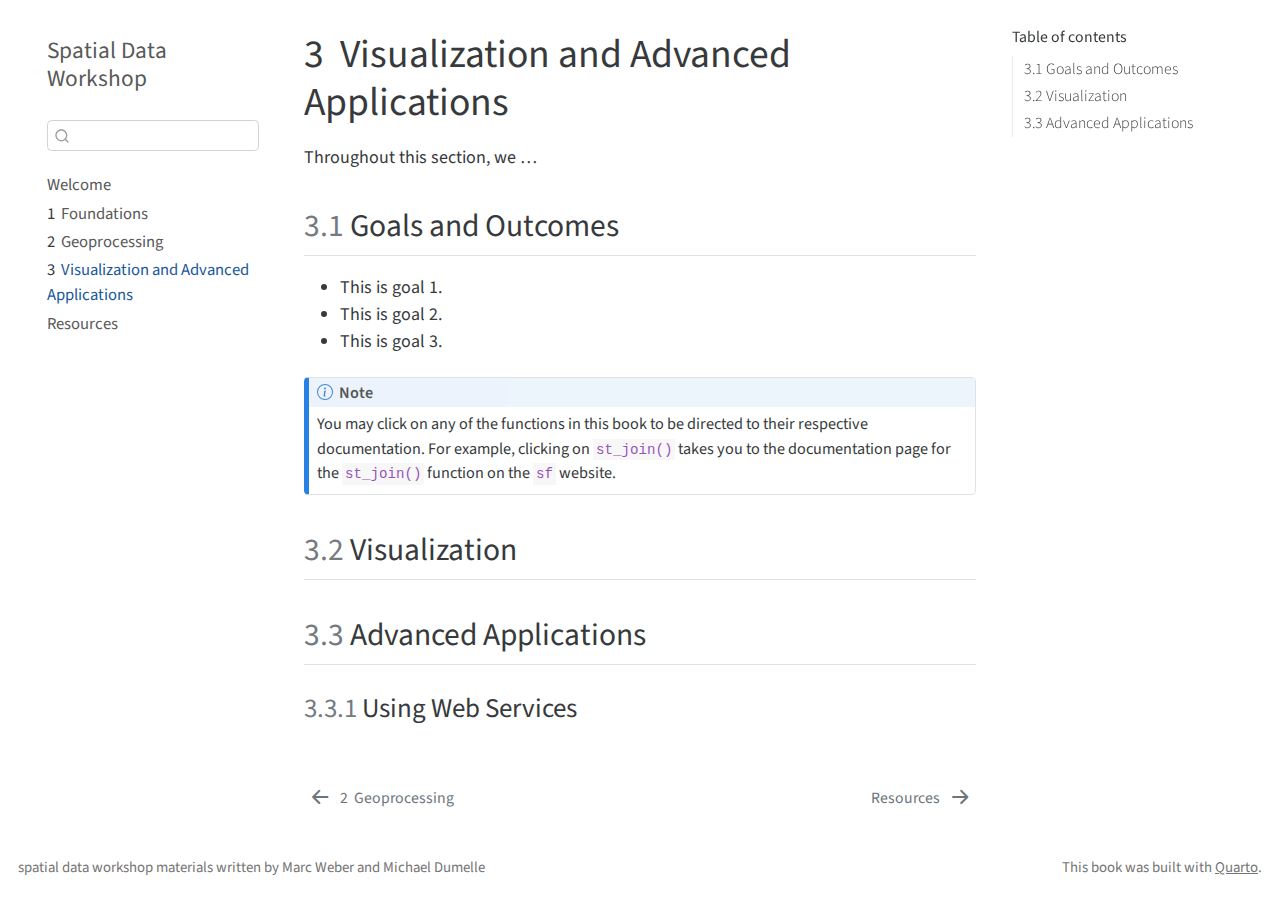
<file: docs/visualization_advanced_applications.html>
<!DOCTYPE html>
<html xmlns="http://www.w3.org/1999/xhtml" lang="en" xml:lang="en"><head>

<meta charset="utf-8">
<meta name="generator" content="quarto-1.1.189">

<meta name="viewport" content="width=device-width, initial-scale=1.0, user-scalable=yes">


<title>Spatial Data Workshop - 3&nbsp; Visualization and Advanced Applications</title>
<style>
code{white-space: pre-wrap;}
span.smallcaps{font-variant: small-caps;}
div.columns{display: flex; gap: min(4vw, 1.5em);}
div.column{flex: auto; overflow-x: auto;}
div.hanging-indent{margin-left: 1.5em; text-indent: -1.5em;}
ul.task-list{list-style: none;}
ul.task-list li input[type="checkbox"] {
  width: 0.8em;
  margin: 0 0.8em 0.2em -1.6em;
  vertical-align: middle;
}
</style>


<script src="site_libs/quarto-nav/quarto-nav.js"></script>
<script src="site_libs/quarto-nav/headroom.min.js"></script>
<script src="site_libs/clipboard/clipboard.min.js"></script>
<script src="site_libs/quarto-search/autocomplete.umd.js"></script>
<script src="site_libs/quarto-search/fuse.min.js"></script>
<script src="site_libs/quarto-search/quarto-search.js"></script>
<meta name="quarto:offset" content="./">
<link href="./resources.html" rel="next">
<link href="./geoprocessing.html" rel="prev">
<script src="site_libs/quarto-html/quarto.js"></script>
<script src="site_libs/quarto-html/popper.min.js"></script>
<script src="site_libs/quarto-html/tippy.umd.min.js"></script>
<script src="site_libs/quarto-html/anchor.min.js"></script>
<link href="site_libs/quarto-html/tippy.css" rel="stylesheet">
<link href="site_libs/quarto-html/quarto-syntax-highlighting.css" rel="stylesheet" id="quarto-text-highlighting-styles">
<script src="site_libs/bootstrap/bootstrap.min.js"></script>
<link href="site_libs/bootstrap/bootstrap-icons.css" rel="stylesheet">
<link href="site_libs/bootstrap/bootstrap.min.css" rel="stylesheet" id="quarto-bootstrap" data-mode="light">
<script id="quarto-search-options" type="application/json">{
  "location": "sidebar",
  "copy-button": false,
  "collapse-after": 3,
  "panel-placement": "start",
  "type": "textbox",
  "limit": 20,
  "language": {
    "search-no-results-text": "No results",
    "search-matching-documents-text": "matching documents",
    "search-copy-link-title": "Copy link to search",
    "search-hide-matches-text": "Hide additional matches",
    "search-more-match-text": "more match in this document",
    "search-more-matches-text": "more matches in this document",
    "search-clear-button-title": "Clear",
    "search-detached-cancel-button-title": "Cancel",
    "search-submit-button-title": "Submit"
  }
}</script>


</head>

<body class="nav-sidebar floating">

<div id="quarto-search-results"></div>
  <header id="quarto-header" class="headroom fixed-top">
  <nav class="quarto-secondary-nav" data-bs-toggle="collapse" data-bs-target="#quarto-sidebar" aria-controls="quarto-sidebar" aria-expanded="false" aria-label="Toggle sidebar navigation" onclick="if (window.quartoToggleHeadroom) { window.quartoToggleHeadroom(); }">
    <div class="container-fluid d-flex justify-content-between">
      <h1 class="quarto-secondary-nav-title"><span class="chapter-number">3</span>&nbsp; <span class="chapter-title">Visualization and Advanced Applications</span></h1>
      <button type="button" class="quarto-btn-toggle btn" aria-label="Show secondary navigation">
        <i class="bi bi-chevron-right"></i>
      </button>
    </div>
  </nav>
</header>
<!-- content -->
<div id="quarto-content" class="quarto-container page-columns page-rows-contents page-layout-article">
<!-- sidebar -->
  <nav id="quarto-sidebar" class="sidebar collapse sidebar-navigation floating overflow-auto">
    <div class="pt-lg-2 mt-2 text-left sidebar-header">
    <div class="sidebar-title mb-0 py-0">
      <a href="./">Spatial Data Workshop</a> 
    </div>
      </div>
      <div class="mt-2 flex-shrink-0 align-items-center">
        <div class="sidebar-search">
        <div id="quarto-search" class="" title="Search"></div>
        </div>
      </div>
    <div class="sidebar-menu-container"> 
    <ul class="list-unstyled mt-1">
        <li class="sidebar-item">
  <div class="sidebar-item-container"> 
  <a href="./index.html" class="sidebar-item-text sidebar-link">Welcome</a>
  </div>
</li>
        <li class="sidebar-item">
  <div class="sidebar-item-container"> 
  <a href="./foundations.html" class="sidebar-item-text sidebar-link"><span class="chapter-number">1</span>&nbsp; <span class="chapter-title">Foundations</span></a>
  </div>
</li>
        <li class="sidebar-item">
  <div class="sidebar-item-container"> 
  <a href="./geoprocessing.html" class="sidebar-item-text sidebar-link"><span class="chapter-number">2</span>&nbsp; <span class="chapter-title">Geoprocessing</span></a>
  </div>
</li>
        <li class="sidebar-item">
  <div class="sidebar-item-container"> 
  <a href="./visualization_advanced_applications.html" class="sidebar-item-text sidebar-link active"><span class="chapter-number">3</span>&nbsp; <span class="chapter-title">Visualization and Advanced Applications</span></a>
  </div>
</li>
        <li class="sidebar-item">
  <div class="sidebar-item-container"> 
  <a href="./resources.html" class="sidebar-item-text sidebar-link">Resources</a>
  </div>
</li>
    </ul>
    </div>
</nav>
<!-- margin-sidebar -->
    <div id="quarto-margin-sidebar" class="sidebar margin-sidebar">
        <nav id="TOC" role="doc-toc" class="toc-active">
    <h2 id="toc-title">Table of contents</h2>
   
  <ul>
  <li><a href="#goals-and-outcomes" id="toc-goals-and-outcomes" class="nav-link active" data-scroll-target="#goals-and-outcomes"><span class="toc-section-number">3.1</span>  Goals and Outcomes</a></li>
  <li><a href="#visualization" id="toc-visualization" class="nav-link" data-scroll-target="#visualization"><span class="toc-section-number">3.2</span>  Visualization</a></li>
  <li><a href="#advanced-applications" id="toc-advanced-applications" class="nav-link" data-scroll-target="#advanced-applications"><span class="toc-section-number">3.3</span>  Advanced Applications</a>
  <ul class="collapse">
  <li><a href="#using-web-services" id="toc-using-web-services" class="nav-link" data-scroll-target="#using-web-services"><span class="toc-section-number">3.3.1</span>  Using Web Services</a></li>
  </ul></li>
  </ul>
</nav>
    </div>
<!-- main -->
<main class="content" id="quarto-document-content">

<header id="title-block-header" class="quarto-title-block default">
<div class="quarto-title">
<h1 class="title"><span id="sec-visualization_advanced_applications" class="quarto-section-identifier d-none d-lg-block"><span class="chapter-number">3</span>&nbsp; <span class="chapter-title">Visualization and Advanced Applications</span></span></h1>
</div>



<div class="quarto-title-meta">

    
    
  </div>
  

</header>

<p>Throughout this section, we …</p>
<section id="goals-and-outcomes" class="level2" data-number="3.1">
<h2 data-number="3.1" class="anchored" data-anchor-id="goals-and-outcomes"><span class="header-section-number">3.1</span> Goals and Outcomes</h2>
<ul>
<li>This is goal 1.</li>
<li>This is goal 2.</li>
<li>This is goal 3.</li>
</ul>
<div class="callout-note callout callout-style-default callout-captioned">
<div class="callout-header d-flex align-content-center">
<div class="callout-icon-container">
<i class="callout-icon"></i>
</div>
<div class="callout-caption-container flex-fill">
Note
</div>
</div>
<div class="callout-body-container callout-body">
<p>You may click on any of the functions in this book to be directed to their respective documentation. For example, clicking on <code>st_join()</code> takes you to the documentation page for the <code>st_join()</code> function on the <code>sf</code> website.</p>
</div>
</div>
</section>
<section id="visualization" class="level2" data-number="3.2">
<h2 data-number="3.2" class="anchored" data-anchor-id="visualization"><span class="header-section-number">3.2</span> Visualization</h2>
</section>
<section id="advanced-applications" class="level2" data-number="3.3">
<h2 data-number="3.3" class="anchored" data-anchor-id="advanced-applications"><span class="header-section-number">3.3</span> Advanced Applications</h2>
<section id="using-web-services" class="level3" data-number="3.3.1">
<h3 data-number="3.3.1" class="anchored" data-anchor-id="using-web-services"><span class="header-section-number">3.3.1</span> Using Web Services</h3>


</section>
</section>

</main> <!-- /main -->
<script id="quarto-html-after-body" type="application/javascript">
window.document.addEventListener("DOMContentLoaded", function (event) {
  const toggleBodyColorMode = (bsSheetEl) => {
    const mode = bsSheetEl.getAttribute("data-mode");
    const bodyEl = window.document.querySelector("body");
    if (mode === "dark") {
      bodyEl.classList.add("quarto-dark");
      bodyEl.classList.remove("quarto-light");
    } else {
      bodyEl.classList.add("quarto-light");
      bodyEl.classList.remove("quarto-dark");
    }
  }
  const toggleBodyColorPrimary = () => {
    const bsSheetEl = window.document.querySelector("link#quarto-bootstrap");
    if (bsSheetEl) {
      toggleBodyColorMode(bsSheetEl);
    }
  }
  toggleBodyColorPrimary();  
  const icon = "";
  const anchorJS = new window.AnchorJS();
  anchorJS.options = {
    placement: 'right',
    icon: icon
  };
  anchorJS.add('.anchored');
  const clipboard = new window.ClipboardJS('.code-copy-button', {
    target: function(trigger) {
      return trigger.previousElementSibling;
    }
  });
  clipboard.on('success', function(e) {
    // button target
    const button = e.trigger;
    // don't keep focus
    button.blur();
    // flash "checked"
    button.classList.add('code-copy-button-checked');
    var currentTitle = button.getAttribute("title");
    button.setAttribute("title", "Copied!");
    setTimeout(function() {
      button.setAttribute("title", currentTitle);
      button.classList.remove('code-copy-button-checked');
    }, 1000);
    // clear code selection
    e.clearSelection();
  });
  function tippyHover(el, contentFn) {
    const config = {
      allowHTML: true,
      content: contentFn,
      maxWidth: 500,
      delay: 100,
      arrow: false,
      appendTo: function(el) {
          return el.parentElement;
      },
      interactive: true,
      interactiveBorder: 10,
      theme: 'quarto',
      placement: 'bottom-start'
    };
    window.tippy(el, config); 
  }
  const noterefs = window.document.querySelectorAll('a[role="doc-noteref"]');
  for (var i=0; i<noterefs.length; i++) {
    const ref = noterefs[i];
    tippyHover(ref, function() {
      // use id or data attribute instead here
      let href = ref.getAttribute('data-footnote-href') || ref.getAttribute('href');
      try { href = new URL(href).hash; } catch {}
      const id = href.replace(/^#\/?/, "");
      const note = window.document.getElementById(id);
      return note.innerHTML;
    });
  }
  var bibliorefs = window.document.querySelectorAll('a[role="doc-biblioref"]');
  for (var i=0; i<bibliorefs.length; i++) {
    const ref = bibliorefs[i];
    const cites = ref.parentNode.getAttribute('data-cites').split(' ');
    tippyHover(ref, function() {
      var popup = window.document.createElement('div');
      cites.forEach(function(cite) {
        var citeDiv = window.document.createElement('div');
        citeDiv.classList.add('hanging-indent');
        citeDiv.classList.add('csl-entry');
        var biblioDiv = window.document.getElementById('ref-' + cite);
        if (biblioDiv) {
          citeDiv.innerHTML = biblioDiv.innerHTML;
        }
        popup.appendChild(citeDiv);
      });
      return popup.innerHTML;
    });
  }
});
</script>
<nav class="page-navigation">
  <div class="nav-page nav-page-previous">
      <a href="./geoprocessing.html" class="pagination-link">
        <i class="bi bi-arrow-left-short"></i> <span class="nav-page-text"><span class="chapter-number">2</span>&nbsp; <span class="chapter-title">Geoprocessing</span></span>
      </a>          
  </div>
  <div class="nav-page nav-page-next">
      <a href="./resources.html" class="pagination-link">
        <span class="nav-page-text">Resources</span> <i class="bi bi-arrow-right-short"></i>
      </a>
  </div>
</nav>
</div> <!-- /content -->
<footer class="footer">
  <div class="nav-footer">
    <div class="nav-footer-left">spatial data workshop materials written by Marc Weber and Michael Dumelle</div>   
    <div class="nav-footer-right">This book was built with <a href="https://quarto.org/">Quarto</a>.</div>
  </div>
</footer>



</body></html>
</file>
<file: docs/site_libs/quarto-html/tippy.css>
.tippy-box[data-animation=fade][data-state=hidden]{opacity:0}[data-tippy-root]{max-width:calc(100vw - 10px)}.tippy-box{position:relative;background-color:#333;color:#fff;border-radius:4px;font-size:14px;line-height:1.4;white-space:normal;outline:0;transition-property:transform,visibility,opacity}.tippy-box[data-placement^=top]>.tippy-arrow{bottom:0}.tippy-box[data-placement^=top]>.tippy-arrow:before{bottom:-7px;left:0;border-width:8px 8px 0;border-top-color:initial;transform-origin:center top}.tippy-box[data-placement^=bottom]>.tippy-arrow{top:0}.tippy-box[data-placement^=bottom]>.tippy-arrow:before{top:-7px;left:0;border-width:0 8px 8px;border-bottom-color:initial;transform-origin:center bottom}.tippy-box[data-placement^=left]>.tippy-arrow{right:0}.tippy-box[data-placement^=left]>.tippy-arrow:before{border-width:8px 0 8px 8px;border-left-color:initial;right:-7px;transform-origin:center left}.tippy-box[data-placement^=right]>.tippy-arrow{left:0}.tippy-box[data-placement^=right]>.tippy-arrow:before{left:-7px;border-width:8px 8px 8px 0;border-right-color:initial;transform-origin:center right}.tippy-box[data-inertia][data-state=visible]{transition-timing-function:cubic-bezier(.54,1.5,.38,1.11)}.tippy-arrow{width:16px;height:16px;color:#333}.tippy-arrow:before{content:"";position:absolute;border-color:transparent;border-style:solid}.tippy-content{position:relative;padding:5px 9px;z-index:1}
</file>
<file: docs/site_libs/quarto-html/quarto-syntax-highlighting.css>
/* quarto syntax highlight colors */
:root {
  --quarto-hl-ot-color: #003B4F;
  --quarto-hl-at-color: #657422;
  --quarto-hl-ss-color: #20794D;
  --quarto-hl-an-color: #5E5E5E;
  --quarto-hl-fu-color: #4758AB;
  --quarto-hl-st-color: #20794D;
  --quarto-hl-cf-color: #003B4F;
  --quarto-hl-op-color: #5E5E5E;
  --quarto-hl-er-color: #AD0000;
  --quarto-hl-bn-color: #AD0000;
  --quarto-hl-al-color: #AD0000;
  --quarto-hl-va-color: #111111;
  --quarto-hl-bu-color: inherit;
  --quarto-hl-ex-color: inherit;
  --quarto-hl-pp-color: #AD0000;
  --quarto-hl-in-color: #5E5E5E;
  --quarto-hl-vs-color: #20794D;
  --quarto-hl-wa-color: #5E5E5E;
  --quarto-hl-do-color: #5E5E5E;
  --quarto-hl-im-color: #00769E;
  --quarto-hl-ch-color: #20794D;
  --quarto-hl-dt-color: #AD0000;
  --quarto-hl-fl-color: #AD0000;
  --quarto-hl-co-color: #5E5E5E;
  --quarto-hl-cv-color: #5E5E5E;
  --quarto-hl-cn-color: #8f5902;
  --quarto-hl-sc-color: #5E5E5E;
  --quarto-hl-dv-color: #AD0000;
  --quarto-hl-kw-color: #003B4F;
}

/* other quarto variables */
:root {
  --quarto-font-monospace: SFMono-Regular, Menlo, Monaco, Consolas, "Liberation Mono", "Courier New", monospace;
}

pre > code.sourceCode > span {
  color: #003B4F;
}

code span {
  color: #003B4F;
}

code.sourceCode > span {
  color: #003B4F;
}

div.sourceCode,
div.sourceCode pre.sourceCode {
  color: #003B4F;
}

code span.ot {
  color: #003B4F;
  font-style: inherit;
}

code span.at {
  color: #657422;
  font-style: inherit;
}

code span.ss {
  color: #20794D;
  font-style: inherit;
}

code span.an {
  color: #5E5E5E;
  font-style: inherit;
}

code span.fu {
  color: #4758AB;
  font-style: inherit;
}

code span.st {
  color: #20794D;
  font-style: inherit;
}

code span.cf {
  color: #003B4F;
  font-style: inherit;
}

code span.op {
  color: #5E5E5E;
  font-style: inherit;
}

code span.er {
  color: #AD0000;
  font-style: inherit;
}

code span.bn {
  color: #AD0000;
  font-style: inherit;
}

code span.al {
  color: #AD0000;
  font-style: inherit;
}

code span.va {
  color: #111111;
  font-style: inherit;
}

code span.bu {
  font-style: inherit;
}

code span.ex {
  font-style: inherit;
}

code span.pp {
  color: #AD0000;
  font-style: inherit;
}

code span.in {
  color: #5E5E5E;
  font-style: inherit;
}

code span.vs {
  color: #20794D;
  font-style: inherit;
}

code span.wa {
  color: #5E5E5E;
  font-style: italic;
}

code span.do {
  color: #5E5E5E;
  font-style: italic;
}

code span.im {
  color: #00769E;
  font-style: inherit;
}

code span.ch {
  color: #20794D;
  font-style: inherit;
}

code span.dt {
  color: #AD0000;
  font-style: inherit;
}

code span.fl {
  color: #AD0000;
  font-style: inherit;
}

code span.co {
  color: #5E5E5E;
  font-style: inherit;
}

code span.cv {
  color: #5E5E5E;
  font-style: italic;
}

code span.cn {
  color: #8f5902;
  font-style: inherit;
}

code span.sc {
  color: #5E5E5E;
  font-style: inherit;
}

code span.dv {
  color: #AD0000;
  font-style: inherit;
}

code span.kw {
  color: #003B4F;
  font-style: inherit;
}

.prevent-inlining {
  content: "</";
}

/*# sourceMappingURL=debc5d5d77c3f9108843748ff7464032.css.map */
</file>
